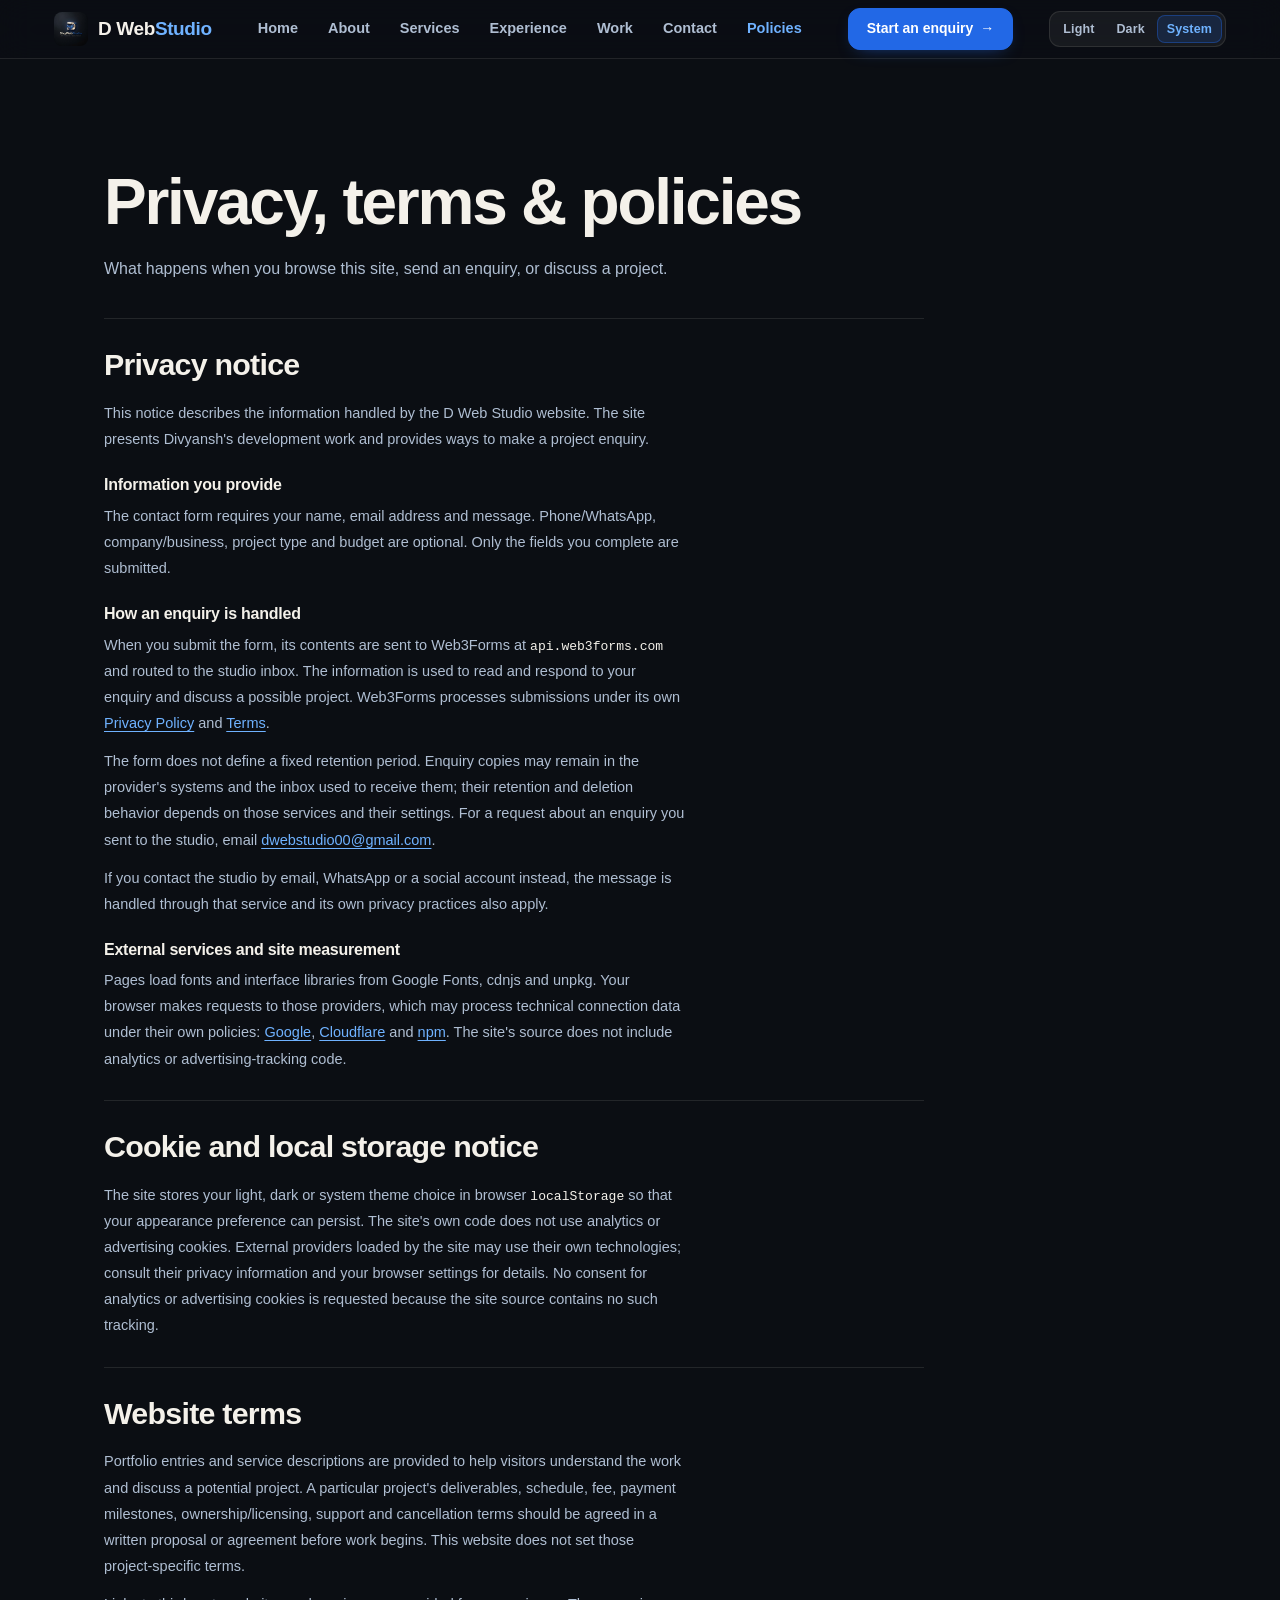
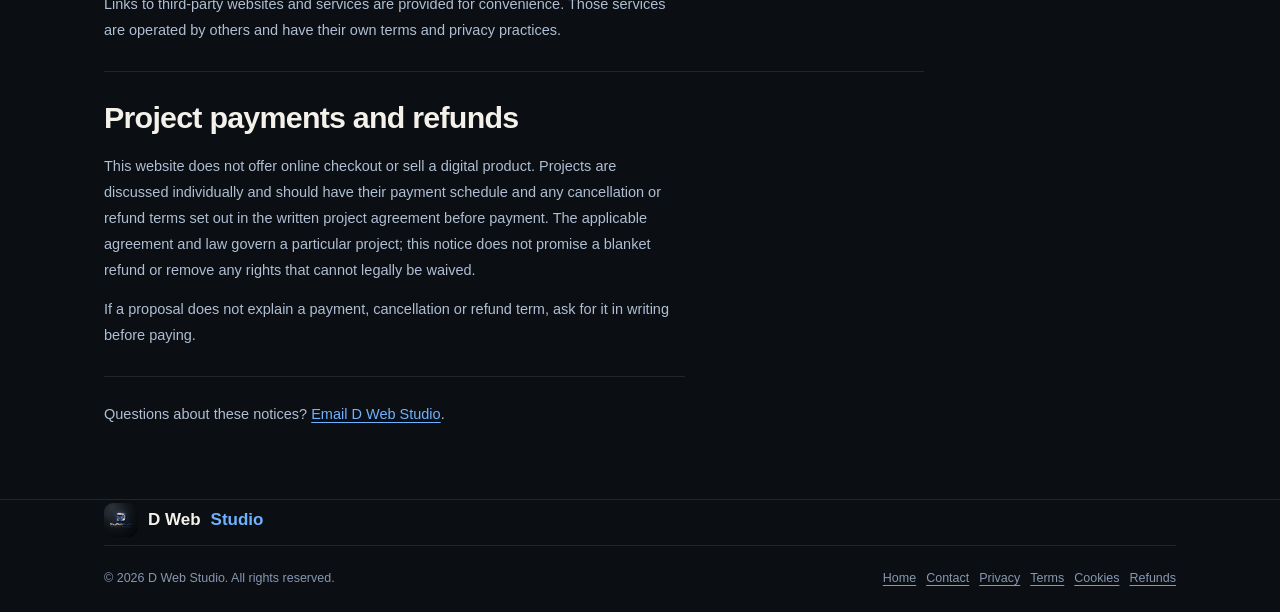
<file: policies.html>
<!DOCTYPE html>
<html lang="en" data-theme-preference="system">
<head>
<meta charset="UTF-8">
<meta name="viewport" content="width=device-width, initial-scale=1.0">
<meta http-equiv="Content-Security-Policy" content="default-src 'self'; script-src 'self'; style-src 'self' 'unsafe-inline' https://fonts.googleapis.com; font-src 'self' https://fonts.gstatic.com; img-src 'self' data:; connect-src 'self';">
<title>Privacy, Terms &amp; Policies — D Web Studio</title>
<meta name="description" content="Read the privacy, cookie, website-use and project payment notices for D Web Studio.">
<meta name="robots" content="index, follow">
<meta name="theme-color" content="#0c1018">
<meta name="color-scheme" content="dark light">
<link rel="canonical" href="https://dwebstudio.com/policies.html">
<script src="js/theme.js"></script>
<link rel="preconnect" href="https://fonts.googleapis.com">
<link rel="preconnect" href="https://fonts.gstatic.com" crossorigin>
<link href="https://fonts.googleapis.com/css2?family=Plus+Jakarta+Sans:wght@400;500;600;700;800&amp;family=JetBrains+Mono:wght@400;500;600&amp;display=swap" rel="stylesheet">
<link rel="icon" href="img/logo.jpg">
<link rel="stylesheet" href="css/style.css">
<link rel="stylesheet" href="css/policies.css">
<noscript><style>.reveal{opacity:1!important;transform:none!important;}</style></noscript>
</head>
<body>
<header>
  <a href="#main-content" class="skip-link">Skip to main content</a>
  <nav class="site-nav" id="siteNav" aria-label="Main navigation">
    <div class="nav-inner">
      <a href="index.html" class="nav-brand"><img src="img/logo.jpg" alt="D Web Studio logo">D Web<span class="studio">Studio</span></a>
      <div class="nav-links">
        <a href="index.html" class="nav-link">Home</a>
        <a href="about.html" class="nav-link">About</a>
        <a href="services.html" class="nav-link">Services</a>
        <a href="experience.html" class="nav-link">Experience</a>
        <a href="work.html" class="nav-link">Work</a>
        <a href="contact.html" class="nav-link">Contact</a>
        <a href="policies.html" class="nav-link active" aria-current="page">Policies</a>
      </div>
      <a href="contact.html" class="nav-cta">Start an enquiry <span class="btn-arrow" aria-hidden="true">→</span></a>
      <div class="theme-switcher" role="group" aria-label="Theme">
        <button type="button" class="theme-option" data-theme-choice="light" aria-pressed="false">Light</button>
        <button type="button" class="theme-option" data-theme-choice="dark" aria-pressed="false">Dark</button>
        <button type="button" class="theme-option" data-theme-choice="system" aria-pressed="true">System</button>
      </div>
      <button class="hamburger" id="hamburger" aria-label="Open menu" aria-expanded="false" aria-controls="mobileDrawer">
        <span></span><span></span><span></span>
      </button>
    </div>
  </nav>
</header>

<div class="mobile-backdrop" id="mobileBackdrop"></div>
<nav class="mobile-drawer" id="mobileDrawer" aria-hidden="true" aria-label="Mobile navigation">
  <div class="mobile-drawer-head">
    <span class="mobile-drawer-title">Menu</span>
    <button class="mobile-drawer-close" id="drawerClose" aria-label="Close menu"></button>
  </div>
  <ul class="mobile-nav-list">
    <li><a href="index.html" class="nav-link">Home</a></li>
    <li><a href="about.html" class="nav-link">About</a></li>
    <li><a href="services.html" class="nav-link">Services</a></li>
    <li><a href="experience.html" class="nav-link">Experience</a></li>
    <li><a href="work.html" class="nav-link">Work</a></li>
    <li><a href="contact.html" class="nav-link">Contact</a></li>
    <li><a href="policies.html" class="nav-link active" aria-current="page">Policies</a></li>
  </ul>
  <div class="mobile-theme">
    <span class="mobile-theme-label" id="mobileThemeLabel">Appearance</span>
    <div class="theme-switcher" role="group" aria-labelledby="mobileThemeLabel">
      <button type="button" class="theme-option" data-theme-choice="light" aria-pressed="false">Light</button>
      <button type="button" class="theme-option" data-theme-choice="dark" aria-pressed="false">Dark</button>
      <button type="button" class="theme-option" data-theme-choice="system" aria-pressed="true">System</button>
    </div>
  </div>
  <a href="contact.html" class="mobile-drawer-cta">Start an enquiry →</a>
</nav>

<main id="main-content" class="policy-main" tabindex="-1">
  <header class="policy-heading">
    <div class="container">
      <h1>Privacy, terms &amp; policies</h1>
      <p>What happens when you browse this site, send an enquiry, or discuss a project.</p>
    </div>
  </header>
  <div class="container">
    <article class="policy-document">
      <section class="policy-section" aria-labelledby="privacy">
        <h2 id="privacy">Privacy notice</h2>
        <p>This notice describes the information handled by the D Web Studio website. The site presents Divyansh's development work and provides ways to make a project enquiry.</p>
        <h3>Information you provide</h3>
        <p>The contact form requires your name, email address and message. Phone/WhatsApp, company/business, project type and budget are optional. Only the fields you complete are submitted.</p>
        <h3>How an enquiry is handled</h3>
        <p>When you submit the form, its contents are sent to Web3Forms at <code>api.web3forms.com</code> and routed to the studio inbox. The information is used to read and respond to your enquiry and discuss a possible project. Web3Forms processes submissions under its own <a href="https://web3forms.com/privacy" rel="noopener noreferrer">Privacy Policy</a> and <a href="https://web3forms.com/terms" rel="noopener noreferrer">Terms</a>.</p>
        <p>The form does not define a fixed retention period. Enquiry copies may remain in the provider's systems and the inbox used to receive them; their retention and deletion behavior depends on those services and their settings. For a request about an enquiry you sent to the studio, email <a href="mailto:dwebstudio00@gmail.com">dwebstudio00@gmail.com</a>.</p>
        <p>If you contact the studio by email, WhatsApp or a social account instead, the message is handled through that service and its own privacy practices also apply.</p>
        <h3>External services and site measurement</h3>
        <p>Pages load fonts and interface libraries from Google Fonts, cdnjs and unpkg. Your browser makes requests to those providers, which may process technical connection data under their own policies: <a href="https://policies.google.com/privacy" rel="noopener noreferrer">Google</a>, <a href="https://www.cloudflare.com/privacypolicy/" rel="noopener noreferrer">Cloudflare</a> and <a href="https://www.npmjs.com/policies/privacy" rel="noopener noreferrer">npm</a>. The site's source does not include analytics or advertising-tracking code.</p>
      </section>

      <section class="policy-section" aria-labelledby="cookies">
        <h2 id="cookies">Cookie and local storage notice</h2>
        <p>The site stores your light, dark or system theme choice in browser <code>localStorage</code> so that your appearance preference can persist. The site's own code does not use analytics or advertising cookies. External providers loaded by the site may use their own technologies; consult their privacy information and your browser settings for details. No consent for analytics or advertising cookies is requested because the site source contains no such tracking.</p>
      </section>

      <section class="policy-section" aria-labelledby="terms">
        <h2 id="terms">Website terms</h2>
        <p>Portfolio entries and service descriptions are provided to help visitors understand the work and discuss a potential project. A particular project's deliverables, schedule, fee, payment milestones, ownership/licensing, support and cancellation terms should be agreed in a written proposal or agreement before work begins. This website does not set those project-specific terms.</p>
        <p>Links to third-party websites and services are provided for convenience. Those services are operated by others and have their own terms and privacy practices.</p>
      </section>

      <section class="policy-section" aria-labelledby="refunds">
        <h2 id="refunds">Project payments and refunds</h2>
        <p>This website does not offer online checkout or sell a digital product. Projects are discussed individually and should have their payment schedule and any cancellation or refund terms set out in the written project agreement before payment. The applicable agreement and law govern a particular project; this notice does not promise a blanket refund or remove any rights that cannot legally be waived.</p>
        <p>If a proposal does not explain a payment, cancellation or refund term, ask for it in writing before paying.</p>
      </section>
      <p class="policy-contact">Questions about these notices? <a href="mailto:dwebstudio00@gmail.com">Email D Web Studio</a>.</p>
    </article>
  </div>
</main>

<footer class="policy-footer">
  <div class="container">
    <a href="index.html" class="footer-brand">
      <img src="img/logo.jpg" alt="D Web Studio logo">
      D Web <span class="studio">Studio</span>
    </a>
    <div class="footer-bottom">
      <p>© <span id="year">2026</span> D Web Studio. All rights reserved.</p>
      <div class="footer-bottom-links">
        <a href="index.html">Home</a>
        <a href="contact.html">Contact</a>
        <a href="#privacy">Privacy</a>
        <a href="#terms">Terms</a>
        <a href="#cookies">Cookies</a>
        <a href="#refunds">Refunds</a>
      </div>
    </div>
  </div>
</footer>
<script src="js/main.js"></script>
</body>
</html>
</file>
<file: css/style.css>
:root {
    --ink: #0B0E13;
    --ink-2: #151B27;
    --ink-3: #1D293B;
    --paper: #F4F1EA;
    --silver: #C3CAD6;
    --muted: #AFBED2;
    --muted-2: #8798B0;
    --nav-link-hover: #A6B5C9;
    --blue: #2268E6;
    --blue-rgb: 34, 104, 230;
    --blue-light: #6FB2FF;
    --blue-deep: #1A57CF;
    --gold: #E3BE78;
    --gold-rgb: 227, 190, 120;
    --live: #4ADE9A;
    --live-rgb: 74, 222, 154;
    --danger: #FF8A8A;
    --danger-rgb: 255, 138, 138;
    --line: rgba(244, 241, 234, 0.10);
    --line-strong: rgba(244, 241, 234, 0.18);
    --wash-1: rgba(244, 241, 234, 0.055);
    --wash-2: rgba(244, 241, 234, 0.10);
    --wash-3: rgba(244, 241, 234, 0.17);
    --on-surface: rgba(244, 241, 234, 0.62);
    --nav-scrim: rgba(11, 14, 19, 0.85);
    --glass: rgba(13, 18, 28, 0.68);
    --glass-border: rgba(147, 197, 253, 0.16);
    --pill-scrim: rgba(10, 13, 18, 0.78);
    --pill-ink: #F4F1EA;
    --pill-line: rgba(244, 241, 234, 0.22);
    --hero-heading: #F2F6FD;
    --wave-cursor-fill: rgba(233, 236, 242, 0.22);
    --cube-face-line: rgba(147, 197, 253, 0.34);
    --cube-face-bg: linear-gradient(135deg, rgba(111, 178, 255, 0.14), rgba(34, 104, 230, 0.06) 55%, rgba(111, 178, 255, 0.04));
    --cube-face-inner: rgba(76, 154, 255, 0.14);
    --cube-orbit-line: rgba(111, 178, 255, 0.12);
    --cube-orbit-accent: rgba(122, 182, 255, 0.62);
    --cube-orbit-2-line: rgba(111, 178, 255, 0.09);
    --cube-orbit-2-accent: rgba(76, 154, 255, 0.42);
    --card-shadow: 0 1px 2px rgba(0, 0, 0, 0.32), 0 10px 26px -18px rgba(0, 0, 0, 0.66);
    --card-shadow-hover: 0 2px 6px rgba(0, 0, 0, 0.38), 0 22px 44px -22px rgba(0, 0, 0, 0.78);
    --grad-brand: linear-gradient(100deg, var(--silver), var(--blue));
    --font: "Plus Jakarta Sans", sans-serif;
    --edge: clamp(20px, 5vw, 64px);
    --radius-sm: 10px;
    --radius-md: 16px;
    --radius-lg: 22px;
    --ease: cubic-bezier(0.16, 1, 0.3, 1);
    color-scheme: dark;
}

:root[data-theme="light"] {
    --ink: #F1F5FB;
    --ink-2: #FFFFFF;
    --ink-3: #E8EFF9;
    --paper: #0E1B31;
    --silver: #51617B;
    --muted: #455875;
    --muted-2: #576A86;
    --nav-link-hover: #394A64;
    --blue: #2563EB;
    --blue-rgb: 37, 99, 235;
    --blue-light: #1D4ED8;
    --blue-deep: #1A57CF;
    --gold: #8A5A0B;
    --gold-rgb: 138, 90, 11;

    --live: #0A7A4B;
    --live-rgb: 10, 122, 75;
    --danger: #B42318;
    --danger-rgb: 180, 35, 24;

    --line: rgba(14, 27, 49, 0.13);
    --line-strong: rgba(14, 27, 49, 0.22);

    /* The darkening half of the wash pair. `--wash-1` on white composites to
       1.04:1, which is a surface; the same 5% of white on white composited to
       1.00:1, which is nothing. */
    --wash-1: rgba(14, 27, 49, 0.05);
    --wash-2: rgba(14, 27, 49, 0.09);
    --wash-3: rgba(14, 27, 49, 0.15);
    --on-surface: rgba(14, 27, 49, 0.66);
    --nav-scrim: rgba(241, 245, 251, 0.86);
    --glass: rgba(255, 255, 255, 0.82);
    --glass-border: rgba(14, 27, 49, 0.12);
    /* The hero h1 is the one place light mode cannot simply use --paper: the
       cool white it holds in dark mode has no meaning on a white page, so the
       token is redeclared as the same ink the rest of the light theme uses. */
    --hero-heading: #0E1B31;
    --wave-cursor-fill: rgba(37, 99, 235, 0.16);
    /* The dark scrim darkens the left half of the hero so the h1 and sub stay
       legible over the cube. Light mode needs the same job done the other way
       round - the copy sits on the left, so the wash has to *lighten* that
       side, not darken it. */

    /* Hero cube, light theme. The alphas go *up* rather than down and the
       accents darken, because the surface behind the cube is now the page
       itself: a 0.12 cyan that glowed on near-black composites to nothing on
       near-white, and the violet ring - 0.42 alpha of #9B84FF over white -
       came out pink. These are chosen to sit a clear step off the page while
       staying in the blue family, so the cube reads as glass on both themes. */
    --cube-face-line: rgba(37, 99, 235, 0.30);
    --cube-face-bg: linear-gradient(135deg, rgba(37, 99, 235, 0.14), rgba(29, 78, 216, 0.08) 55%, rgba(37, 99, 235, 0.05));
    --cube-face-inner: rgba(37, 99, 235, 0.08);
    --cube-orbit-line: rgba(37, 99, 235, 0.16);
    --cube-orbit-accent: rgba(29, 78, 216, 0.60);
    --cube-orbit-2-line: rgba(37, 99, 235, 0.12);
    --cube-orbit-2-accent: rgba(29, 78, 216, 0.50);

    --card-shadow: 0 1px 2px rgba(14, 27, 49, 0.05), 0 10px 26px -18px rgba(14, 27, 49, 0.22);
    --card-shadow-hover: 0 2px 6px rgba(14, 27, 49, 0.07), 0 22px 44px -22px rgba(14, 27, 49, 0.30);

    --grad-brand: linear-gradient(100deg, #1D4ED8, #2563EB);
    /* On dark the accent now runs #4D96FF -> #2E7BE6 - blue at both ends, so
       it never drifts into the near-white h1 (see the dark note above). The old
       light value ran #14213A -> #1D4ED8, and #14213A *is* the light-mode h1
       colour (--paper). Measured against it the gradient started at 1.00:1 -
       identical - so the first half of every gradient span was literally the
       same colour as the words around it, and "digital experiences" read as
       one flat run of navy instead of an accent. Contrast was never the
       problem (14:1 down to 5.9:1); the accent simply had nothing to separate
       it from.

       Starting at --blue instead shifts the whole span to a clear blue hue
       while staying well clear of the 4.5:1 normal-text threshold on the
       least favourable light surface (--ink-3, #E9EFF8): 5.85:1 at the start,
       4.51:1 at the end, against an h1 body colour 2.39:1 away. */

    color-scheme: light;
}

*,
*::before,
*::after {
    box-sizing: border-box;
}

html {
    scroll-behavior: smooth;
    overflow-x: hidden;
    overflow-x: clip;
}

body {
    margin: 0;
    min-height: 100vh;
    background: var(--ink);
    color: var(--paper);
    font-family: var(--font);
    font-size: 16px;
    line-height: 1.65;
    -webkit-font-smoothing: antialiased;
    overflow-x: hidden;
    overflow-x: clip;
    transition: background-color 0.35s ease, color 0.35s ease;
}

/* Smooth, safe cross-fade when the theme (light/dark/system) changes.
   Scoped to color-related properties only, and skipped for anyone who
   has asked the OS for reduced motion. Elements with their own
   transition (buttons, cards, links) keep their own timing. */
*,
*::before,
*::after {
    transition-property: background-color, border-color, color, box-shadow, fill, stroke;
    transition-duration: 0.3s;
    transition-timing-function: ease;
}

@media (prefers-reduced-motion: reduce) {
    *,
    *::before,
    *::after {
        transition-duration: 0.001s !important;
    }
}

.sr-only {
    position: absolute;
    width: 1px;
    height: 1px;
    padding: 0;
    margin: -1px;
    overflow: hidden;
    clip: rect(0, 0, 0, 0);
    white-space: nowrap;
    border: 0;
}

.skip-link {
    position: fixed;
    top: -120px;
    left: 20px;
    z-index: 9999;
    padding: 12px 18px;
    background: var(--blue);
    color: #ffffff;
    font-weight: 700;
    border-radius: var(--radius-sm);
    box-shadow: 0 4px 20px rgba(0, 0, 0, 0.5);
    transition: top 0.2s ease;
}

.skip-link:focus {
    top: 20px;
    outline: 2px solid var(--paper);
    outline-offset: 3px;
}

#main-content:focus {
    outline: none;
}

#main-content:focus-visible {
    outline: 2px solid var(--blue-light);
    outline-offset: -2px;
}

img {
    max-width: 100%;
    display: block;
}

a {
    color: inherit;
    text-decoration: none;
}

ul {
    margin: 0;
    padding: 0;
    list-style: none;
}

button {
    font-family: inherit;
    cursor: pointer;
}

h1,
h2,
h3,
h4 {
    margin: 0;
    font-weight: 800;
    letter-spacing: -0.015em;
    line-height: 1.15;
}

p {
    margin: 0;
}

::selection {
    background: var(--blue);
    color: #fff;
}

:focus-visible {
    outline: 2px solid var(--blue-light);
    outline-offset: 3px;
    border-radius: 4px;
}

::-webkit-scrollbar {
    width: 10px;
}

::-webkit-scrollbar-track {
    background: var(--ink);
}

::-webkit-scrollbar-thumb {
    background: #2C333F;
    border-radius: 10px;
    border: 2px solid var(--ink);
}

.container {
    max-width: 1200px;
    margin: 0 auto;
    padding-left: var(--edge);
    padding-right: var(--edge);
}

section {
    padding: clamp(64px, 9vw, 110px) 0;
}

section[id] {
    scroll-margin-top: 90px;
}

.band {
    background: var(--ink-2);
    border-top: 1px solid var(--line);
    border-bottom: 1px solid var(--line);
}

.eyebrow {
    display: inline-flex;
    align-items: center;
    gap: 8px;
    font-size: 12.5px;
    font-weight: 700;
    letter-spacing: 0.08em;
    text-transform: uppercase;
    color: var(--blue-light);
    margin-bottom: 14px;
}

.eyebrow::before {
    content: "";
    width: 16px;
    height: 2px;
    background: var(--grad-brand);
}

.section-head {
    max-width: 660px;
    margin-bottom: 46px;
}

.section-title {
    font-size: clamp(27px, 3.4vw, 40px);
    margin-bottom: 14px;
}

.section-sub {
    font-size: 15.5px;
    color: var(--muted);
}

.page-hero {
    padding-top: 128px;
    padding-bottom: 24px;
}

.page-hero h1 {
    font-size: clamp(32px, 4.8vw, 58px);
    line-height: 1.08;
    letter-spacing: -0.02em;
    max-width: 780px;
    /* Same fix as `.about-hero h1` in about.css, for the same reason, and these
       two rules are otherwise byte-identical. Every other large heading here
       balances - `#top h1`, `.feature-title` and both feature-row titles.

       Measured across 1440/1024/768/390, this rule was leaving the `.text-grad`
       span of the heading broken across a line boundary on 10 of 15 page/width
       combinations: experience at 1024/768/390, services at 1440/1024/390, work
       at 390, contact at 1440/1024. The gradient is applied to a phrase, and a
       phrase cut in half stops reading as the one highlighted idea. */
    text-wrap: balance;
}

.page-hero .section-sub {
    margin-top: 18px;
    max-width: 560px;
}

/* The generic `section` rule adds 64-110px of top padding, which stacked on
   the hero's own bottom padding left a ~130px dead band between the intro and
   the first content block on contact, work and services. Tighten only that
   hand-off; sections further down the page keep their normal rhythm. */
.page-hero + section {
    padding-top: clamp(24px, 4vw, 48px);
}

.sub-title {
    font-size: clamp(19px, 2.2vw, 24px);
    margin: 64px 0 26px;
}

.text-grad {
    color: var(--blue-light);
}

.btn {
    display: inline-flex;
    align-items: center;
    justify-content: center;
    gap: 9px;
    padding: 14px 26px;
    border-radius: 12px;
    font-weight: 700;
    font-size: 15px;
    border: 1px solid transparent;
    white-space: nowrap;
    transition: transform 0.3s var(--ease), box-shadow 0.3s var(--ease), border-color 0.3s, background 0.3s;
}

.btn-primary {
    background: var(--blue-deep);
    color: #fff;
    box-shadow: var(--card-shadow);
}

.btn-primary:hover {
    transform: translateY(-2px);
    box-shadow: var(--card-shadow-hover);
}

.btn-primary:active {
    transform: translateY(0) scale(0.97);
    box-shadow: var(--card-shadow);
}

.btn-secondary {
    border-color: var(--line-strong);
    background: var(--wash-1);
    color: var(--paper);
}

.btn-secondary:hover {
    border-color: var(--silver);
}

.btn-secondary:active {
    transform: scale(0.97);
}

/* ---------- GitHub CTA ----------
   This is the only button on the page that leaves the site, but it was wearing
   the same `->` arrow as every internal link. That arrow means "onward to
   another page", so on a target="_blank" link it was pointing the wrong way -
   it reads as a nudge further in, not as a jump out to a new tab.

   The GitHub mark does the job the arrow was doing, and says what the link
   actually is. Note the icon only works on index.html: contract.mjs pins
   lucide to exactly index/services/contact, so the matching "Explore GitHub"
   buttons on work.html have to stay text-only. */
.btn-github {
    gap: 10px;
}

.btn-github-mark {
    width: 18px;
    height: 18px;
    flex-shrink: 0;
    transition: transform 0.3s var(--ease), color 0.3s ease;
}

/* 0-3-0, so it settles the tie with `.btn-secondary:hover` (0-2-0) rather than
   relying on this block happening to come first. */
.btn-secondary.btn-github:hover {
    border-color: var(--blue);
}

.btn-secondary.btn-github:hover .btn-github-mark {
    color: var(--blue-light);
    transform: scale(1.14);
}

.btn-arrow {
    transition: transform 0.3s var(--ease);
}

.btn:hover .btn-arrow {
    transform: translateX(3px);
}

/* ---------- Section-closing CTA ----------
   The last button of a section, sitting alone under a block of copy. It shows
   up in index.html (after the About "now" list) and experience.html (after the
   intro paragraphs), and both were carrying a hand-copied
   `style="margin-top:28px"` - two one-off inline styles free to drift apart.

   The lift is new, not a restoration: `.btn-secondary` never had a transform,
   so these two - each the main call to action of its own section - gave no
   positional feedback on hover, only a border tint and the nudging arrow.

   No `.reveal` conflict here: both buttons sit inside a `.reveal` parent but
   do not carry the class themselves, so `.reveal.in` never touches this
   element. Keep it that way - if one is given `reveal` later, it needs the
   `.btn.reveal:hover` treatment the other interactive reveals use. */
.section-cta {
    margin-top: 28px;
}

.section-cta:hover {
    transform: translateY(-2px);
}

/* ---------- Full-width navigation ----------
   The header owns the surface and bottom rule; the content stays aligned to
   the same centered column as the rest of the page. */
.site-nav {
    position: fixed;
    top: 0;
    left: 0;
    width: 100%;
    right: 0;
    z-index: 200;
    border-bottom: 1px solid var(--line);
    background: var(--nav-scrim);
    backdrop-filter: blur(16px) saturate(150%);
    transition: border-color 0.4s var(--ease), background-color 0.4s var(--ease);
}

.site-nav.scrolled {
    border-bottom-color: var(--line-strong);
}

.nav-inner {
    width: 100%;
    max-width: 1200px;
    margin: 0 auto;
    padding: 8px 14px;
    display: flex;
    align-items: center;
    justify-content: space-between;
    gap: 20px;
}

.nav-brand {
    display: flex;
    align-items: center;
    /* NO `gap` here, and this is load-bearing rather than an omission. A flex
       container wraps every contiguous run of child text in an anonymous flex
       item, so "D Web " and <span class="studio">Studio</span> are two
       siblings - and a 10px column-gap was being inserted between the "b" and
       the "S", which is precisely the seam the markup was written to close.
       The icon-to-text distance comes from a margin on the mark instead, so it
       can be set without also spacing the two halves of the word. */
    font-weight: 800;
    font-size: 19px;
    flex-shrink: 0;
    padding: 4px 0;
    min-height: 40px;
    white-space: nowrap;
    /* Tracking, on top of the removed space. -0.02em pulls the "b" and the "S"
       together across the colour change, so "WebStudio" reads as one name that
       happens to be two colours rather than as two words that happen to touch.
       This is the most the face takes before it looks kerned by hand. */
    letter-spacing: -0.02em;
}

.nav-brand img {
    width: 34px;
    height: 34px;
    border-radius: 8px;
    object-fit: contain;
    /* The 10px optical gap between the mark and the word, which is a margin
       rather than a flex gap for the reason given on .nav-brand. */
    margin-right: 10px;
}

.studio {
    color: var(--blue-light);
}

.nav-links {
    display: flex;
    align-items: center;
    /* The track gap is nearly gone and the spacing moved into the links
       instead. It used to be a 28px gap stacked on 8px of padding either side,
       so the labels sat 44px apart and six of them read as a stretched menu.
       10px here plus 10px of padding per link lands at 30px between words -
       tight enough to read as a group, wide enough that each item is still a
       40px-tall target. */
    gap: 10px;
}

.nav-link {
    font-size: 14.5px;
    font-weight: 600;
    color: var(--muted);
    position: relative;
    /* 9px of vertical padding puts the row at 42px, which is the bar's content
       height - the links, the CTA and the switcher all line up on one baseline
       instead of the links dictating the bar's height on their own. */
    padding: 9px 10px;
    display: inline-flex;
    align-items: center;
    min-height: 40px;
    white-space: nowrap;
    transition: color 0.25s;
}

.nav-link::after {
    content: "";
    position: absolute;
    left: 0;
    right: 0;
    bottom: 2px;
    height: 2px;
    border-radius: 2px;
    /* Solid blue rather than `--grad-brand`. The gradient started at --silver,
       which on the active item is the same near-white as its own text, so the
       first third of every underline was invisible and "Home" looked
       half-underlined. */
    background: var(--blue-light);
    /* Scaled, not width-animated: the bar is the full box, so growing a 0-width
       rule and then scaling it would need two properties in step. scaleX off a
       centre origin is one transform and starts from the middle of the word
       whichever side the pointer came from. */
    opacity: 0;
    transform: scaleX(0.4);
    transform-origin: center;
    transition: opacity 0.3s var(--ease), transform 0.3s var(--ease);
}

/* Gated on a real pointing device, same reason as `.theme-option` below: an
   ungated :hover latches on a phone, so the underline stays painted after a
   tap until you touch somewhere else and the link reads as stuck. */
@media (hover: hover) and (pointer: fine) {
    .nav-link:hover {
        color: var(--nav-link-hover);
    }

    /* Hover is a hint, not a state: the rule shows at 45% and sits slightly
       short, so only the current page ever carries a full-strength accent. */
    .nav-link:hover::after {
        opacity: 0.45;
        transform: scaleX(0.86);
    }
}

.nav-link.active,
.nav-link[aria-current="page"] {
    color: var(--blue-light);
}

.nav-link.active::after,
.nav-link[aria-current="page"]::after {
    opacity: 1;
    transform: scaleX(1);
}

.nav-cta {
    /* 42px matches the nav-link row, so the button and the links it sits
       between share one baseline. */
    padding: 0 18px;
    min-height: 42px;
    display: inline-flex;
    align-items: center;
    justify-content: center;
    /* The arrow is a real child element here, but .nav-cta is not a .btn, so it
       never inherited the 9px the button family sets on .btn. Without a gap of
       its own the glyph rendered flush against the word and "Let's Talk->" read
       as one token. */
    gap: 7px;
    /* 12px, not 999px. A pill radius on a 42px-tall button turns it into a
       lozenge; at this radius it stays a rectangle with softened corners,
       which is what the bar around it is doing too. */
    border-radius: 12px;
    /* Filled rather than outlined. The old 1px outline was the same visual
       weight as the plain links beside it, so the one call to action in the bar
       did not read as the primary action - and it inverted on hover, which made
       the bar's loudest element change only on approach. Solid `--blue` with
       #fff on top is 5.6:1 in dark and 5.2:1 in light, so it is the accent
       colour the nav already uses and it holds up in both themes. */
    border: 1px solid var(--blue);
    background: var(--blue);
    font-size: 14px;
    font-weight: 700;
    color: #fff;
    white-space: nowrap;
    cursor: pointer;
    flex-shrink: 0;
    box-shadow: 0 6px 18px -10px rgba(var(--blue-rgb), 0.75);
    transition: background 0.3s, color 0.3s, border-color 0.3s, box-shadow 0.3s, transform 0.3s var(--ease);
}

.nav-cta:hover {
    background: var(--blue-deep);
    color: #fff;
    border-color: var(--blue-deep);
    transform: translateY(-1px);
    box-shadow: 0 12px 26px -12px rgba(var(--blue-rgb), 0.9);
}

.nav-cta:active {
    transform: translateY(0) scale(0.97);
    box-shadow: 0 6px 14px -10px rgba(var(--blue-rgb), 0.8);
}

/* The nudge .btn gives its arrow, scoped to `.btn:hover`, so this copy was left
   frozen. Same 3px, so the two arrow treatments stay identical. */
.nav-cta:hover .btn-arrow {
    transform: translateX(3px);
}

.hamburger {
    display: none;
    width: 44px;
    height: 44px;
    min-width: 44px;
    min-height: 44px;
    /* Same hairline and wash as the segmented control beside it, so at the 900px
       breakpoint - where the links vanish and only the switcher, the CTA and
       this remain - the bar does not sprout a differently-treated control. */
    border: 1px solid var(--line);
    border-radius: 12px;
    background: var(--wash-1);
    position: relative;
    flex-shrink: 0;
    cursor: pointer;
}

.hamburger span {
    position: absolute;
    left: 11px;
    right: 11px;
    height: 1.5px;
    background: var(--paper);
    transition: transform 0.3s var(--ease), opacity 0.3s;
}

.hamburger span:nth-child(1) {
    top: 15px;
}

.hamburger span:nth-child(2) {
    top: 21px;
}

.hamburger span:nth-child(3) {
    top: 27px;
}

.hamburger.active span:nth-child(1) {
    transform: translateY(6px) rotate(45deg);
}

.hamburger.active span:nth-child(2) {
    opacity: 0;
}

.hamburger.active span:nth-child(3) {
    transform: translateY(-6px) rotate(-45deg);
}

.mobile-backdrop {
    position: fixed;
    inset: 0;
    z-index: 210;
    background: rgba(4, 6, 9, 0.7);
    backdrop-filter: blur(4px);
    opacity: 0;
    pointer-events: none;
    transition: opacity 0.35s var(--ease);
}

.mobile-backdrop.open {
    opacity: 1;
    pointer-events: auto;
}

.mobile-drawer {
    position: fixed;
    top: 0;
    right: 0;
    bottom: 0;
    z-index: 220;
    width: min(84vw, 340px);
    max-width: 100vw;
    background: var(--ink-2);
    border-left: 1px solid var(--line);
    padding: 26px;
    display: flex;
    flex-direction: column;
    overflow-y: auto;
    overflow-x: hidden;
    -webkit-overflow-scrolling: touch;
    transform: translateX(105%);
    visibility: hidden;
    transition: transform 0.45s var(--ease), visibility 0s 0.45s;
}

.mobile-drawer:not(.open) {
    display: none;
}

.mobile-drawer.open {
    display: flex;
    transform: translateX(0);
    visibility: visible;
    transition: transform 0.45s var(--ease), visibility 0s 0s;
}

.mobile-drawer-head {
    display: flex;
    align-items: center;
    justify-content: space-between;
    gap: 12px;
    margin-bottom: 30px;
    min-width: 0;
}

.mobile-drawer-title {
    font-size: 13px;
    font-weight: 700;
    letter-spacing: 0.08em;
    text-transform: uppercase;
    color: var(--on-surface);
    white-space: nowrap;
    overflow: hidden;
    text-overflow: ellipsis;
}

.mobile-drawer-close {
    width: 44px;
    height: 44px;
    min-width: 44px;
    min-height: 44px;
    border-radius: 50%;
    border: 1px solid var(--line-strong);
    background: transparent;
    position: relative;
    display: inline-flex;
    align-items: center;
    justify-content: center;
}

.mobile-drawer-close::before,
.mobile-drawer-close::after {
    content: "";
    position: absolute;
    left: 12px;
    right: 12px;
    top: 50%;
    height: 1.5px;
    background: var(--paper);
}

.mobile-drawer-close::before {
    transform: rotate(45deg);
}

.mobile-drawer-close::after {
    transform: rotate(-45deg);
}

.mobile-nav-list a {
    display: block;
    font-size: 22px;
    font-weight: 700;
    padding: 12px 0;
    border-bottom: 1px solid var(--line);
}

.mobile-nav-list a.active,
.mobile-nav-list a[aria-current="page"] {
    color: var(--blue-light);
}

.mobile-drawer-cta {
    margin-top: auto;
    text-align: center;
    padding: 15px;
    border-radius: 12px;
    background: var(--blue);
    color: #fff;
    font-weight: 800;
}

body.menu-open {
    overflow: hidden;
}

.hero {
    position: relative;
    padding-top: 115px;
    padding-bottom: 90px;
    overflow: clip;
    overflow-clip-margin: 0;
}

.hero-grid {
    display: grid;
    grid-template-columns: 1.05fr 0.95fr;
    gap: 60px;
    align-items: center;
    position: relative;
    z-index: 2;
}

.hero h1 {
    font-size: clamp(34px, 5vw, 64px);
    line-height: 1.05;
    letter-spacing: -0.02em;
}

.hero-sub {
    margin-top: 20px;
    max-width: 520px;
    font-size: 16px;
    color: var(--muted);
    line-height: 1.7;
}

.hero-btns {
    display: flex;
    gap: 14px;
    flex-wrap: wrap;
    margin-top: 30px;
}

.hero-visual {
    position: relative;
}

.hero-visual-slot {
    position: relative;
}

.hero .container {
    position: relative;
    z-index: 2;
}

#top.hero {
    background: var(--ink);
}

.cube-scene {
    --s: clamp(190px, 23vw, 250px);
    --c: calc(var(--s) * 0.42);
    position: relative;
    width: 100%;
    max-width: 500px;
    aspect-ratio: 1 / 1.02;
    margin: 0 auto;
    perspective: 1150px;
    pointer-events: none;
}

.cube-ambient {
    position: absolute;
    inset: -14%;
    background:
        radial-gradient(42% 40% at 52% 44%, rgba(47, 126, 242, 0.16), transparent 70%),
        radial-gradient(30% 30% at 64% 34%, rgba(59, 130, 246, 0.10), transparent 72%);
    animation: ambientBreathe 10s ease-in-out infinite;
}

.cube-glow {
    position: absolute;
    left: 50%;
    top: 45%;
    width: 62%;
    aspect-ratio: 1;
    transform: translate(-50%, -50%);
    background: radial-gradient(circle, rgba(76, 154, 255, 0.32), rgba(59, 130, 246, 0.13) 48%, transparent 72%);
    animation: glowPulse 5.5s ease-in-out infinite;
}

.cube-stage {
    position: absolute;
    inset: 0;
    transform-style: preserve-3d;
    animation: heroFloat 9s ease-in-out infinite;
}

.cube-orbit-wrap {
    position: absolute;
    left: 50%;
    top: 47%;
    transform: translate(-50%, -50%);
    transform-style: preserve-3d;
}

.cube-orbit-wrap-a {
    width: 128%;
    height: 128%;
}

.cube-orbit-wrap-b {
    width: 96%;
    height: 96%;
}

.cube-orbit {
    position: absolute;
    inset: 0;
    border-radius: 50%;
    border: 1px solid var(--cube-orbit-line);
    border-top-color: var(--cube-orbit-accent);
    transform: rotateX(74deg);
    animation: orbitA 16s linear infinite;
}

.cube-orbit-wrap-b .cube-orbit {
    border-color: var(--cube-orbit-2-line);
    border-top-color: var(--cube-orbit-2-accent);
    transform: rotateX(70deg);
    animation: orbitB 23s linear infinite;
}

.cube3d {
    --h: calc(var(--s) / 2);
    position: absolute;
    left: 50%;
    top: 47%;
    width: var(--s);
    height: var(--s);
    margin-left: calc(var(--s) / -2);
    margin-top: calc(var(--s) / -2);
    transform-style: preserve-3d;
    animation: cubeSpin 28s linear infinite;
}

.cube-face {
    position: absolute;
    inset: 0;
    border-radius: 7px;
    border: 1px solid var(--cube-face-line);
    background: var(--cube-face-bg);
    box-shadow: inset 0 0 44px var(--cube-face-inner);
}

.cube-face-front {
    transform: translateZ(var(--h));
}

.cube-face-back {
    transform: rotateY(180deg) translateZ(var(--h));
}

.cube-face-right {
    transform: rotateY(90deg) translateZ(var(--h));
}

.cube-face-left {
    transform: rotateY(-90deg) translateZ(var(--h));
}

.cube-face-top {
    transform: rotateX(90deg) translateZ(var(--h));
}

.cube-face-bottom {
    transform: rotateX(-90deg) translateZ(var(--h));
}

.cube-core {
    --ch: calc(var(--c) / 2);
    position: absolute;
    left: 50%;
    top: 50%;
    width: var(--c);
    height: var(--c);
    margin-left: calc(var(--c) / -2);
    margin-top: calc(var(--c) / -2);
    transform-style: preserve-3d;
    animation: coreSpin 21s linear infinite;
}

.core-face {
    position: absolute;
    inset: 0;
    border-radius: 12%;
    border: 1px solid rgba(173, 206, 255, 0.5);
    background: linear-gradient(140deg, rgba(93, 158, 255, 0.92), rgba(37, 99, 235, 0.88) 52%, rgba(29, 78, 216, 0.9));
    box-shadow: 0 0 22px rgba(76, 154, 255, 0.5);
}

.core-face-1 {
    transform: translateZ(var(--ch));
}

.core-face-2 {
    transform: rotateY(180deg) translateZ(var(--ch));
}

.core-face-3 {
    transform: rotateY(90deg) translateZ(var(--ch));
}

.core-face-4 {
    transform: rotateY(-90deg) translateZ(var(--ch));
}

.core-face-5 {
    transform: rotateX(90deg) translateZ(var(--ch));
}

.core-face-6 {
    transform: rotateX(-90deg) translateZ(var(--ch));
}

.cube-floor {
    position: absolute;
    left: 50%;
    bottom: 1%;
    width: 74%;
    height: 12%;
    transform: translateX(-50%);
    border-radius: 50%;
    background: radial-gradient(50% 50% at 50% 50%, rgba(76, 154, 255, 0.4), rgba(76, 154, 255, 0.10) 58%, transparent 78%);
    animation: floorPulse 6.5s ease-in-out infinite;
}

.hero-ui-card {
    position: absolute;
    z-index: 3;
    display: flex;
    flex-direction: column;
    gap: 9px;
    padding: 15px 17px;
    border-radius: 14px;
    border: 1px solid var(--glass-border);
    background: var(--glass);
    backdrop-filter: blur(12px);
    -webkit-backdrop-filter: blur(12px);
    box-shadow: 0 24px 60px -26px rgba(0, 0, 0, 0.85);
}

.ui-card-stack {
    top: 4%;
    right: -2%;
    animation: cardFloatA 7s ease-in-out infinite;
}

.ui-stack-icon {
    width: 20px;
    height: 20px;
    color: var(--blue-light);
}

.ui-stack-list {
    display: flex;
    flex-direction: column;
    gap: 8px;
}

.ui-stack-list li {
    display: flex;
    align-items: center;
    gap: 9px;
    font-family: "JetBrains Mono", monospace;
    font-size: 12px;
    font-weight: 600;
    letter-spacing: 0.14em;
    color: var(--on-surface);
}

.ui-dot {
    width: 7px;
    height: 7px;
    border-radius: 50%;
    flex-shrink: 0;
}

.ui-dot-blue {
    background: #4C9AFF;
}

.ui-dot-green {
    background: var(--live);
}

.ui-card-code {
    bottom: 20%;
    left: -5%;
    gap: 2px;
    animation: cardFloatB 8.5s ease-in-out infinite;
}

.ui-card-code code {
    display: block;
    font-family: "JetBrains Mono", monospace;
    font-size: 12px;
    line-height: 1.7;
    color: var(--on-surface);
    white-space: nowrap;
}

.tk {
    color: var(--blue-light);
}

.fn {
    color: #6FB2FF;
}

.ind {
    padding-left: 14px;
}

#top h1 {
    font-size: clamp(34px, 4.8vw, 58px);
    line-height: 1.06;
    letter-spacing: -0.022em;
    text-wrap: balance;
    color: var(--hero-heading);
    max-width: 640px;
    margin-top: 0;
}

#top .hero-accent {
    color: var(--blue-light);
}

#top .hero-sub {
    margin-top: 22px;
    max-width: 530px;
    font-size: 16.5px;
    line-height: 1.75;
    color: var(--muted);
}

#top .hero-btns {
    gap: 15px;
    margin-top: 34px;
}

#top .btn-primary {
    background: linear-gradient(120deg, #1E63DB, #1854C9 60%, #144AAE);
    box-shadow: var(--card-shadow);
}

#top .btn-primary:hover {
    box-shadow: var(--card-shadow-hover);
}

#top .btn-primary .btn-arrow {
    width: 17px;
    height: 17px;
}

#top .btn-secondary {
    background: var(--wash-1);
    backdrop-filter: blur(10px);
    -webkit-backdrop-filter: blur(10px);
}

#top .btn-secondary:hover {
    border-color: var(--line-strong);
}

@keyframes heroFloat {
    0%, 100% {
        transform: translateY(-9px);
    }
    50% {
        transform: translateY(10px);
    }
}

@keyframes cubeSpin {
    from {
        transform: rotateX(-18deg) rotateY(0deg);
    }
    to {
        transform: rotateX(-18deg) rotateY(360deg);
    }
}

@keyframes coreSpin {
    from {
        transform: rotateX(12deg) rotateY(360deg);
    }
    to {
        transform: rotateX(12deg) rotateY(0deg);
    }
}

@keyframes orbitA {
    from {
        transform: rotateX(74deg) rotateZ(0deg);
    }
    to {
        transform: rotateX(74deg) rotateZ(360deg);
    }
}

@keyframes orbitB {
    from {
        transform: rotateX(70deg) rotateZ(360deg);
    }
    to {
        transform: rotateX(70deg) rotateZ(0deg);
    }
}

@keyframes ambientBreathe {
    0%, 100% {
        opacity: 0.75;
    }
    50% {
        opacity: 1;
    }
}

@keyframes glowPulse {
    0%, 100% {
        opacity: 0.7;
        transform: translate(-50%, -50%) scale(0.94);
    }
    50% {
        opacity: 1;
        transform: translate(-50%, -50%) scale(1.06);
    }
}

@keyframes floorPulse {
    0%, 100% {
        opacity: 0.6;
    }
    50% {
        opacity: 1;
    }
}

@keyframes cardFloatA {
    0%, 100% {
        transform: translateY(-6px);
    }
    50% {
        transform: translateY(7px);
    }
}

@keyframes cardFloatB {
    0%, 100% {
        transform: translateY(6px) rotate(-0.4deg);
    }
    50% {
        transform: translateY(-7px) rotate(0.4deg);
    }
}

/* The availability dot's ring. `var()` inside a keyframe resolves against the
   element, so this follows --live-rgb and therefore recolours with the theme
   instead of staying dark-theme green on the light-mode pill. */
@keyframes pulse {
    0% {
        box-shadow: 0 0 0 0 rgba(var(--live-rgb), 0.55);
    }

    70% {
        box-shadow: 0 0 0 8px rgba(var(--live-rgb), 0);
    }

    100% {
        box-shadow: 0 0 0 0 rgba(var(--live-rgb), 0);
    }
}

.service-grid {
    display: grid;
    grid-template-columns: repeat(2, 1fr);
    gap: 24px;
}

.service-card {
    display: flex;
    flex-direction: column;
    border: 1px solid var(--line);
    border-radius: var(--radius-md);
    overflow: hidden;
    background: var(--ink-2);
    transition: transform 0.4s var(--ease), border-color 0.4s;
}

.service-card:hover {
    transform: translateY(-5px);
    border-color: var(--line-strong);
}

/* Same reason as the two bands above - a raised panel needs a real surface, and
   `--ink-3` is the one inset colour that stays *darker* than the card in light
   mode instead of vanishing into it.

   The cap is the fix, not decoration. At 16:9 a 522px-wide panel stood 294px
   tall around a 38px glyph, so the icon filled under 1% of its own area and
   read as a stray mark rather than a deliberate one. Measured after the change
   the band is 158px at 1440/1080/900/640/375 and 156px at 320 - one band at
   every breakpoint this grid uses - and the glyph is sized to carry it. */
.icon-panel {
    width: 100%;
    aspect-ratio: 16 / 9;
    max-height: 158px;
    display: flex;
    align-items: center;
    justify-content: center;
    border-bottom: 1px solid var(--line);
    background:
        radial-gradient(60% 80% at 50% 20%, rgba(var(--blue-rgb), 0.12), transparent 70%),
        var(--ink-3);
}

.icon-panel svg {
    width: 46px;
    height: 46px;
    color: var(--blue-light);
    opacity: 0.95;
}

.service-image-panel {
    position: relative;
    display: block;
    overflow: hidden;
    background: var(--ink-3);
}

.service-image-panel img {
    display: block;
    width: 100%;
    height: 100%;
    object-fit: cover;
    object-position: center 54%;
}

.icon-chip {
    display: inline-flex;
    align-items: center;
    justify-content: center;
    width: 44px;
    height: 44px;
    border-radius: var(--radius-sm);
    border: 1px solid var(--line-strong);
    background: var(--ink-3);
    margin-bottom: 16px;
    flex-shrink: 0;
}

.icon-chip svg {
    width: 21px;
    height: 21px;
    color: var(--blue-light);
}

.service-body {
    padding: 22px 24px 26px;
    display: flex;
    flex-direction: column;
    gap: 10px;
    flex: 1;
}

.service-body h3 {
    font-size: 19px;
}

.service-body p {
    font-size: 14.5px;
    color: var(--muted);
    flex: 1;
}

.service-link {
    display: inline-flex;
    align-items: center;
    gap: 7px;
    font-size: 14px;
    font-weight: 700;
    color: var(--blue-light);
}

.benefit-list {
    display: grid;
    grid-template-columns: repeat(2, 1fr);
    gap: 14px 28px;
    max-width: 820px;
}

.benefit-list li {
    display: flex;
    align-items: flex-start;
    gap: 10px;
    font-size: 15px;
    color: var(--muted);
}

.benefit-list li::before {
    content: "✓";
    color: var(--blue-light);
    font-weight: 700;
}

.why-grid {
    display: grid;
    grid-template-columns: repeat(4, 1fr);
    gap: 22px;
}

/* The why-card, price-card and focus-panel all sit directly on the page, so
   they take `--ink-2` (the card colour) rather than `--ink-3`. In dark mode the
   step up reads as a lift; in light mode it is the difference between a panel
   and a hole in the page. */
.why-card {
    padding: 24px 22px;
    border: 1px solid var(--line);
    border-radius: var(--radius-md);
    background: var(--ink-2);
}

.why-card h3 {
    font-size: 15.5px;
    margin-bottom: 8px;
}

.why-card p {
    font-size: 13.5px;
    color: var(--muted);
}

.steps-grid {
    display: grid;
    grid-template-columns: repeat(4, 1fr);
    gap: 22px;
}

.step-card {
    padding: 24px 22px;
    border: 1px solid var(--line);
    border-radius: var(--radius-md);
    background: var(--ink-2);
}

.step-num {
    display: block;
    font-size: 13px;
    font-weight: 700;
    letter-spacing: 0.08em;
    color: var(--blue-light);
    margin-bottom: 16px;
}

.step-card img {
    height: 60px;
    width: auto;
    object-fit: contain;
    margin-bottom: 16px;
}

.step-card h3 {
    font-size: 15.5px;
    margin-bottom: 8px;
}

.step-card p {
    font-size: 13.5px;
    color: var(--muted);
}

.process-note {
    margin-top: 34px;
    font-size: 15px;
    color: var(--silver);
}

.pricing-grid {
    display: grid;
    grid-template-columns: repeat(3, 1fr);
    gap: 24px;
    align-items: start;
}

.price-card {
    position: relative;
    display: flex;
    flex-direction: column;
    gap: 12px;
    padding: 30px 28px;
    border: 1px solid var(--line-strong);
    border-radius: var(--radius-md);
    background: var(--ink-2);
}

.price-card.featured {
    border-color: rgba(var(--blue-rgb), 0.55);
    box-shadow: 0 30px 60px -40px rgba(var(--blue-rgb), 0.9);
}

.price-badge {
    position: absolute;
    top: -12px;
    left: 28px;
    padding: 5px 12px;
    border-radius: 999px;
    background: var(--blue);
    color: #fff;
    font-size: 12px;
    font-weight: 700;
    letter-spacing: 0.04em;
    text-transform: uppercase;
}

/* Both of these are small tiles that sit *on* a card, so they take the inset
   colour. On the light theme `--ink-2` would be the same white as the card they
   sit on and the tile disappeared; `--ink-3` is the one value that stays
   distinct in both themes. */
.price-icon {
    display: inline-flex;
    align-items: center;
    justify-content: center;
    width: 46px;
    height: 46px;
    border-radius: var(--radius-sm);
    border: 1px solid var(--line-strong);
    background: var(--ink-3);
}

.price-icon svg {
    width: 22px;
    height: 22px;
    color: var(--blue-light);
}

.price-card h3 {
    font-size: 20px;
}

.price-desc {
    font-size: 14px;
    color: var(--muted);
}

.price-list {
    display: flex;
    flex-direction: column;
    gap: 9px;
    margin: 6px 0 10px;
}

.price-list li {
    display: flex;
    align-items: flex-start;
    gap: 9px;
    font-size: 14px;
    color: var(--muted);
}

.price-list li::before {
    content: "✓";
    color: var(--blue-light);
    font-weight: 700;
}

.price-card .btn {
    margin-top: auto;
}

.pricing-note {
    margin-top: 34px;
    font-size: 14.5px;
    color: var(--muted);
}

.project-card {
    display: flex;
    flex-direction: column;
    border: 1px solid var(--line);
    border-radius: var(--radius-md);
    overflow: hidden;
    background: var(--ink-2);
    transition: transform 0.4s var(--ease), border-color 0.4s;
}

.project-card:hover {
    transform: translateY(-5px);
    border-color: var(--line-strong);
}

.project-thumb {
    position: relative;
}

.project-thumb img {
    width: 100%;
    height: auto;
    aspect-ratio: 16 / 10;
    object-fit: cover;
    object-position: top;
    border-bottom: 1px solid var(--line);
    background: var(--ink);
}

.project-thumb img[src*="ChikaImage"] {
    object-position: center 35%;
}

/* Column flex + flex:1 so `.tech-row` can take `margin-top: auto`. The grid
   stretches every card in a row to the tallest one, but flex children default
   to flex-grow:0 - so without this the spare height pooled at the bottom of
   the short cards and the tech rows sat at nine different heights. */
.project-body {
    display: flex;
    flex-direction: column;
    flex: 1;
    padding: 20px 22px 24px;
}

/* `gap` rather than `justify-content: space-between`: the h3 is a content-sized
   flex item inside .project-title-row, so the free space is zero today and the
   arrow lands next to the title by accident. The moment that h3 is ever given
   flex-grow, space-between would fling the arrow to the far corner. */
.project-body h3 {
    display: flex;
    align-items: center;
    gap: 8px;
    font-size: 17px;
    margin-bottom: 8px;
}

.project-body .arrow {
    font-size: 14px;
    color: var(--muted-2);
    transition: transform 0.3s var(--ease), color 0.3s;
}

.project-card:hover .arrow {
    transform: translate(3px, -3px);
    color: var(--blue-light);
}

.project-card:focus-visible {
    outline: 2px solid var(--blue-light);
    outline-offset: 3px;
}

.project-title-row {
    display: flex;
    justify-content: space-between;
    align-items: center;
    gap: 12px;
    /* At two columns the wider status chips ("Concept . In Progress") can run
       out of room; wrapping drops the chip below the title instead of crushing
       it to nothing. */
    flex-wrap: wrap;
}

.project-body p {
    font-size: 13.5px;
    color: var(--muted);
}

.about-grid {
    display: grid;
    grid-template-columns: 1.15fr 0.85fr;
    gap: 60px;
    align-items: start;
}

.about-text p {
    font-size: 15px;
    color: var(--muted);
    margin-bottom: 16px;
}

.about-text strong {
    color: var(--paper);
}

.stack-grid {
    display: flex;
    flex-wrap: wrap;
    gap: 10px;
}

/* The chip sits on the page in the homepage "Tech I Use" grid and inside the
   focus panel on experience.html, so it takes the inset colour: on the light
   page `--ink-2` is white-on-white and the chip lost its shape entirely. */
.stack-chip {
    padding: 9px 15px;
    border-radius: var(--radius-sm);
    border: 1px solid var(--line-strong);
    background: var(--ink-2);
    font-size: 13px;
    font-weight: 600;
    color: var(--muted);
}

/* `--ink-2` gives the callout a quiet, consistent surface in both themes. */
.github-band {
    border-radius: var(--radius-lg);
    border: 1px solid var(--line-strong);
    background: var(--ink-2);
    box-shadow: var(--card-shadow);
    margin-top: 40px;
    padding: clamp(32px, 4.5vw, 48px);
    text-align: center;
}

.github-band h3 {
    font-size: clamp(20px, 2.4vw, 26px);
    margin: 10px 0 8px;
}

.github-band p {
    max-width: 560px;
    margin: 0 auto 22px;
}

/* The ripple and square-wave details stay inside a solid, quiet surface. */
.contact-band {
    position: relative;
    overflow: hidden;
    isolation: isolate;
    border-radius: var(--radius-lg);
    border: 1px solid var(--line-strong);
    background: var(--ink-2);
    box-shadow: var(--card-shadow);
    padding: clamp(38px, 6vw, 64px);
    text-align: center;
}

.contact-ripples {
    position: absolute;
    inset: 0;
    width: 100%;
    height: 100%;
    display: block;
    z-index: 0;
    pointer-events: none;
    opacity: 0.9;
}

.contact-band > *:not(.contact-ripples):not(.square-wave) {
    position: relative;
    z-index: 1;
}

.square-wave {
    position: absolute;
    inset: 0;
    z-index: 0;
    overflow: hidden;
    pointer-events: none;
    opacity: 0.6;
}

.wave-grid {
    position: absolute;
    top: 50%;
    left: 50%;
    display: flex;
    flex-wrap: wrap;
    align-items: center;
    align-content: center;
    justify-content: center;
    transform: translate(-50%, -50%);
}

.wave-shape {
    flex: 0 0 auto;
    border-radius: 18%;
    background: rgba(var(--blue-rgb), 0.3);
    will-change: transform;
}

/* The travelling highlight behind the square wave. It reads over the band in
   both themes: dark mode wants a pale wash, light mode wants a blue one - a
   near-white block on a near-white band is invisible, so the token swaps the
   hue as well as the value. */
.wave-cursor {
    position: absolute;
    top: 0;
    left: 0;
    border-radius: 18%;
    background: var(--wave-cursor-fill);
    will-change: transform;
}

@media (prefers-reduced-motion: reduce) {
    .contact-ripples,
    .square-wave {
        display: none;
    }
}

.contact-band h2 {
    font-size: clamp(26px, 3.6vw, 38px);
    margin-bottom: 14px;
}

.contact-band p {
    max-width: 480px;
    margin: 0 auto 30px;
    font-size: 15px;
    color: var(--muted);
}

.contact-btns {
    display: flex;
    gap: 14px;
    justify-content: center;
    flex-wrap: wrap;
}

.contact-grid {
    display: grid;
    grid-template-columns: repeat(5, minmax(0, 1fr));
    gap: 20px;
    margin-top: 40px;
}

.contact-tile {
    display: flex;
    flex-direction: column;
    align-items: center;
    gap: 6px;
    padding: 26px 18px;
    border: 1px solid var(--line);
    border-radius: var(--radius-md);
    background: var(--ink-2);
    text-align: center;
    transition: border-color 0.3s, transform 0.3s var(--ease);
}

a.contact-tile:hover {
    border-color: var(--line-strong);
    transform: translateY(-4px);
}

.tile-icon {
    display: inline-flex;
    align-items: center;
    justify-content: center;
    width: 40px;
    height: 40px;
    border-radius: 10px;
    border: 1px solid var(--line-strong);
    background: var(--ink-3);
    margin-bottom: 6px;
}

.tile-icon svg {
    width: 19px;
    height: 19px;
    color: var(--blue-light);
}

.contact-tile strong {
    font-size: 14.5px;
}

.contact-tile span {
    font-size: 13px;
    color: var(--muted);
}

footer {
    border-top: 1px solid var(--line);
    padding: 70px 0 25px;
}

.footer-row {
    display: grid;
    grid-template-columns: 2fr 1fr 1fr 1.2fr;
    gap: 50px;
    align-items: start;
}

.footer-brand-wrap {
    max-width: 320px;
}

.footer-brand {
    display: inline-flex;
    align-items: center;
    gap: 10px;
    font-weight: 800;
    font-size: 17px;
    min-height: 40px;
}

.footer-brand img {
    width: 34px;
    height: 34px;
    border-radius: 9px;
    object-fit: contain;
}

.footer-brand-wrap p {
    margin-top: 18px;
    font-size: 13.5px;
    color: var(--muted);
}

.footer-column {
    display: flex;
    flex-direction: column;
    gap: 12px;
}

.footer-column h3 {
    margin-bottom: 6px;
    font-size: 13.5px;
    letter-spacing: 0.06em;
    text-transform: uppercase;
    color: var(--silver);
}

.footer-column a {
    font-size: 14px;
    color: var(--on-surface);
    transition: color 0.2s, transform 0.2s;
    min-height: 40px;
    display: inline-flex;
    align-items: center;
    padding: 4px 0;
}

.footer-column a:hover {
    color: var(--paper);
    transform: translateX(3px);
}

.footer-bottom {
    display: flex;
    justify-content: space-between;
    align-items: center;
    gap: 20px;
    margin-top: 55px;
    padding-top: 22px;
    border-top: 1px solid var(--line);
}

.footer-bottom p,
.footer-bottom-links {
    font-size: 12.5px;
    color: var(--muted-2);
}

.footer-bottom-links {
    display: flex;
    align-items: center;
    gap: 10px;
}

.footer-bottom-links a {
    color: inherit;
    text-decoration: underline;
    text-underline-offset: 0.2em;
}

.footer-bottom-links a:hover {
    color: var(--paper);
}

/* ---------- Footer: CTA panel, brand status, social row ----------
   Added after the base footer rules above rather than replacing them, so the
   three existing `.footer-*` classes keep doing the job they were written for
   and only the new furniture is declared here.

   Every rule is scoped to a new `.footer-cta*` / `.footer-social*` / `.status-*`
   name. `.footer-row`, `.footer-column` and `.footer-bottom` are untouched, and
   the same footer markup ships on all seven pages, so a change to any of those
   three would have moved every footer on the site at once. */

.footer-cta {
    display: grid;
    grid-template-columns: 1fr auto;
    align-items: center;
    gap: 34px;
    padding: 40px 44px;
    margin-bottom: 54px;
    border: 1px solid var(--line);
    border-radius: var(--radius-lg);
    background: linear-gradient(120deg, rgba(var(--blue-rgb), 0.10), rgba(var(--blue-rgb), 0.02) 46%, transparent 78%), var(--wash-1);
    box-shadow: var(--card-shadow);
    transition: border-color 0.35s var(--ease), transform 0.35s var(--ease);
}

.footer-cta:hover {
    border-color: var(--line-strong);
    transform: translateY(-2px);
}

.footer-cta-eyebrow {
    margin-bottom: 12px;
}

.footer-cta-title {
    font-size: clamp(24px, 3.4vw, 34px);
    line-height: 1.14;
    letter-spacing: -0.02em;
    max-width: 22ch;
}

.footer-cta-text {
    margin-top: 12px;
    font-size: 14.5px;
    color: var(--muted);
    max-width: 52ch;
}

/* The one action in the footer. It is a real link to the real Contact page, so
   it gets the shared `.btn` treatment and inherits the global focus ring. */
.footer-cta .btn {
    white-space: nowrap;
}

@media (hover: hover) and (pointer: fine) {
    .footer-cta:hover .btn-primary {
        transform: translateY(-2px);
    }
}

/* ---------- Availability chip ----------
   Deliberately a <span>, not a link. It states a fact, so it has no href and no
   hover affordance - a chip that looks clickable but goes nowhere is exactly the
   kind of dead control this footer is meant not to have. */
.footer-status {
    display: inline-flex;
    align-items: center;
    gap: 9px;
    margin-top: 20px;
    padding: 7px 14px;
    border: 1px solid rgba(var(--live-rgb), 0.34);
    border-radius: 999px;
    background: rgba(var(--live-rgb), 0.08);
    font-size: 12.5px;
    font-weight: 600;
    color: var(--live);
}

.footer-status-dot {
    width: 7px;
    height: 7px;
    border-radius: 50%;
    background: var(--live);
}

/* ---------- Five social buttons ----------
   Compact squares: 42px, 11px radius (a rounded square, not a pill - the brief
   asked not to overuse pill shapes, and five 42px circles read as a row of
   lozenges). Every one is a real link with a real href, and each carries an
   `.sr-only` label so the icon is never the only thing naming the control. */
.footer-social {
    display: flex;
    flex-wrap: wrap;
    gap: 10px;
    margin-top: 22px;
}

.footer-social a {
    display: inline-flex;
    align-items: center;
    justify-content: center;
    width: 42px;
    height: 42px;
    border: 1px solid var(--line);
    border-radius: 11px;
    background: var(--wash-1);
    color: var(--on-surface);
    transition: transform 0.25s var(--ease), border-color 0.25s var(--ease),
        background-color 0.25s var(--ease), color 0.25s var(--ease),
        box-shadow 0.25s var(--ease);
}

.footer-social a svg {
    width: 19px;
    height: 19px;
}

@media (hover: hover) and (pointer: fine) {
    .footer-social a:hover {
        transform: translateY(-3px);
        border-color: rgba(var(--blue-rgb), 0.55);
        background: rgba(var(--blue-rgb), 0.12);
        color: var(--blue-light);
        box-shadow: var(--card-shadow-hover);
    }
}

.footer-social a:active {
    transform: translateY(-1px) scale(0.96);
}

.reveal {
    opacity: 0;
    transform: translateY(14px);
    transition: opacity 0.45s var(--ease), transform 0.45s var(--ease);
}

.hero .reveal {
    opacity: 1;
    transform: none;
}

.reveal.in {
    opacity: 1;
    transform: translateY(0);
}

/* ---------- Reveal vs. interactive states ----------
   `.reveal.in` is (0,2,0). So is every interactive rule it was quietly
   cancelling: `.project-card:hover`, `.service-card:hover`,
   `a.contact-tile:hover`, `.btn-primary:hover`, `.btn-primary:active`,
   `.btn-secondary:active` - all one class plus one pseudo-class.

   Specificity ties are decided by source order, and `.reveal.in` is declared
   at line 1903, *after* all of them. So the instant a card scrolled into view
   and gained `.in`, the reveal's `transform: translateY(0)` started beating
   the hover lift for good. Counted across the markup that is 18 project cards,
   4 service cards and 4 contact tiles - 26 elements whose hover had never once
   fired. Nothing about them looked broken; they just never moved.

   Each fix below re-declares the state with `.reveal` folded in, taking it to
   (0,3,0), which outranks the reveal outright.

   `transition` is set on the *base* state, not on `:hover`. Put on `:hover`
   alone, the element would drop back to the reveal's 0.7s timing the moment
   the pointer left - lift fast, then sink back over 0.7s. Setting it on the
   base state gives both directions the same 0.3s. */

/* `.btn-secondary` has no `:hover` transform of its own, so only its active
   state needed rescuing here; the lift is deliberately not added to it. */
.btn-primary.reveal:hover {
    transform: translateY(-2px);
    box-shadow: var(--card-shadow-hover);
}

.btn-primary.reveal:active {
    transform: translateY(0) scale(0.97);
}

.btn-secondary.reveal:active {
    transform: scale(0.97);
}

.project-card.reveal,
.project-card.reveal:hover {
    transition: transform 0.3s var(--ease), border-color 0.3s ease,
                box-shadow 0.3s ease;
}

.project-card.reveal:hover {
    transform: translateY(-5px);
}

.service-card.reveal,
.service-card.reveal:hover {
    transition: transform 0.3s var(--ease), border-color 0.3s ease;
}

.service-card.reveal:hover {
    transform: translateY(-5px);
}

a.contact-tile.reveal,
a.contact-tile.reveal:hover {
    transition: transform 0.3s var(--ease), border-color 0.3s ease;
}

a.contact-tile.reveal:hover {
    transform: translateY(-4px);
}

/* Dormant, documented rather than fixed: `.footer-column a:hover` (the
   `translateX(3px)`) sits in the same trap, but no footer link carries
   `.reveal` today, so there is nothing to rescue. If that ever changes, this
   is the line to add:
     .footer-column a.reveal:hover { transform: translateX(3px); } */

@media (max-width: 640px) {
    .cube-scene {
        --s: 148px;
        max-width: 330px;
    }

    .cube-orbit-wrap-a {
        width: 114%;
        height: 114%;
    }

    .ui-card-code {
        display: none;
    }

    .ui-card-stack {
        top: 0;
        right: 0;
        padding: 12px 14px;
    }

    .ui-stack-list li {
        font-size: 11px;
    }
}

/* ---------- Core capabilities strip ----------
   Was four bare rules: a 2px top rule, a 1px bottom rule, no surface and no
   hover, so the block read as a loose divider instead of a section. It is now
   a card grid - lifted surface, a blue accent rail that fills on hover/open,
   and a soft tint on the open card.

   Shared by two different markups:
     index.html  - .feature-item wraps an h3 > button.feature-toggle accordion
     about.html  - .feature-item holds .feature-num + h3 + p, no button
   So the base card has to work for both, and the interactive bits stay scoped
   to .feature-toggle. */
.features-strip {
    position: relative;
    padding: 76px 0;
    border-top: 1px solid var(--line);
    border-bottom: 1px solid var(--line);
}

.features-head {
    max-width: 640px;
    margin: 0 auto 46px;
    text-align: center;
}

.features-head .eyebrow {
    justify-content: center;
    margin-bottom: 16px;
}

.features-head h2 {
    font-size: clamp(26px, 3.4vw, 36px);
    line-height: 1.2;
}

.features-head p {
    margin-top: 12px;
    font-size: 15px;
    line-height: 1.7;
    color: var(--muted);
}

/* `start`, not `stretch`: the accordion row is as tall as whichever card is
   open, and stretching meant one open card left the other three with a block
   of dead white space under them. Each card now sizes to its own content.
   about.html has no accordion, so it opts back in to equal heights. */
.features-row {
    display: grid;
    grid-template-columns: repeat(4, 1fr);
    gap: 18px;
    align-items: start;
}

.features-row--static {
    align-items: stretch;
}

.features-row--static .feature-item {
    height: 100%;
}

.feature-item {
    position: relative;
    display: flex;
    flex-direction: column;
    padding: 24px 22px 26px;
    border: 1px solid var(--line);
    border-radius: var(--radius-md);
    background: var(--ink-2);
    overflow: hidden;
    isolation: isolate;
    transition: transform 0.3s var(--ease), border-color 0.3s ease,
                box-shadow 0.3s var(--ease), background-color 0.3s ease;
}

/* Accent rail along the top edge, hidden until hover or open. */
/* Accent rail along the top edge, hidden until hover or open. pointer-events is
   off so the 3px strip can never swallow a click meant for the card. */
.feature-item::before {
    content: "";
    position: absolute;
    inset: 0 0 auto;
    height: 3px;
    background: linear-gradient(90deg, var(--blue), var(--blue-light));
    transform: scaleX(0);
    transform-origin: left center;
    pointer-events: none;
    transition: transform 0.4s var(--ease);
}

/* Open-card tint lives on ::after so it fades in as background-color, which
   the global theme cross-fade already animates. A background-image gradient
   would snap instead of fading. */
.feature-item::after {
    content: "";
    position: absolute;
    inset: 0;
    z-index: -1;
    background: linear-gradient(180deg, rgba(var(--blue-rgb), 0.14), rgba(var(--blue-rgb), 0.02));
    opacity: 0;
    pointer-events: none;
    transition: opacity 0.35s var(--ease);
}

/* Open card: lifted, tinted, rail filled. This is the "this one is active"
   signal and it applies on every device. */
.feature-item.open {
    transform: translateY(-4px);
    border-color: rgba(var(--blue-rgb), 0.5);
    box-shadow: var(--card-shadow-hover);
}

/* Hover lift is gated on a real pointer. Ungated, :hover fires on tap and only
   releases when you tap somewhere else, which left a tapped card stuck 4px
   above its neighbours on phones and tablets. */
@media (hover: hover) and (pointer: fine) {
    .feature-item:hover {
        transform: translateY(-4px);
        border-color: rgba(var(--blue-rgb), 0.5);
        box-shadow: var(--card-shadow-hover);
    }
}

/* Keyboard focus gets the border and the rail but deliberately NOT the lift:
   tapping a card focuses its button, so a focus-driven transform would stay
   applied after the card collapsed. */
.feature-item:focus-within {
    border-color: rgba(var(--blue-rgb), 0.45);
}

.feature-item:hover::before,
.feature-item:focus-within::before,
.feature-item.open::before {
    transform: scaleX(1);
}

.feature-item.open::after {
    opacity: 1;
}

/* `.reveal` is declared at line ~1852, before this block, and both selectors
   have specificity 0-1-0 - so the plain `.feature-item` transition above would
   have won on source order and killed the reveal entrance. Re-declare it with
   the reveal timing folded in (same fix as `.btn.reveal`). */
.feature-item.reveal {
    transition: opacity 0.7s var(--ease), transform 0.7s var(--ease),
                border-color 0.3s ease, box-shadow 0.3s var(--ease),
                background-color 0.3s ease;
}

/* Once revealed, hover should lift on the snappier card timing rather than the
   slow entrance timing. */
/* The entrance is slow on purpose, so an open card must not drift up over 0.7s.
   These states re-declare the snappier card timing once the card is on screen. */
.feature-item.reveal.open,
.feature-item.reveal:hover,
.feature-item.reveal:focus-within {
    transition: transform 0.3s var(--ease), box-shadow 0.3s var(--ease),
                border-color 0.3s ease, background-color 0.3s ease;
}

.feature-item h3 {
    font-size: 16px;
    line-height: 1.35;
    margin: 0;
}

/* about.html order is .feature-num then h3, so the heading needs a gap.
   The pill also needs align-self there: as a direct child of the column-flex
   card it would otherwise stretch to the full card width. Inside the button it
   is a grid item and must keep inheriting the button's `align-items: center`,
   or it sits at the top of a two-line title while the + icon stays centred. */
.feature-item > .feature-num {
    align-self: flex-start;
}

.feature-item > .feature-num + h3 {
    margin-top: 14px;
}

.feature-toggle {
    width: 100%;
    min-height: 44px;
    padding: 0;
    display: grid;
    grid-template-columns: auto minmax(0, 1fr) auto;
    align-items: center;
    gap: 12px;
    border: 0;
    background: transparent;
    color: var(--paper);
    font: inherit;
    text-align: left;
    cursor: pointer;
}

/* The card clips its overflow, so keep the ring inside the 22px side padding
   rather than pushing it out toward the rounded corner. */
.feature-toggle:focus-visible {
    outline: 2px solid var(--blue-light);
    outline-offset: 4px;
    border-radius: 8px;
}

/* Gold index pill. */
.feature-num {
    flex-shrink: 0;
    display: inline-flex;
    align-items: center;
    justify-content: center;
    min-width: 36px;
    height: 26px;
    padding: 0 9px;
    border: 1px solid rgba(var(--gold-rgb), 0.42);
    border-radius: 999px;
    background: rgba(var(--gold-rgb), 0.12);
    color: var(--gold);
    font-family: "JetBrains Mono", monospace;
    font-size: 12px;
    font-weight: 600;
    letter-spacing: 0.04em;
}

/* The old rule pinned this to one line with an ellipsis. At the 4-column width
   (~277px per track) "Custom Web Development" and "Performance &
   Optimization" were both being cut down to "Custom Web Develo...". Let the
   title wrap to two lines instead and keep the words whole. */
.feature-title {
    min-width: 0;
    text-wrap: balance;
}

/* The expand control: one arrow chip, replacing the plus drawn from two
   bars. The arrow reads "the content continues this way", rotates to point
   down at the panel when open, and stays upright on hover - the old base rule
   rotated the whole glyph 90 degrees on hover, a rotation that carried no
   state. This element exists only on index.html's capability cards. */
.feature-toggle-icon {
    position: relative;
    flex-shrink: 0;
    display: inline-grid;
    place-items: center;
    width: 30px;
    height: 30px;
    border: 0;
    border-radius: 0;
    color: var(--muted);
    transition: color 0.3s ease;
}

.feature-toggle-icon::before {
    content: none;
}

.feature-toggle-icon::after {
    content: "";
    width: 8px;
    height: 8px;
    border-bottom: 1.5px solid currentColor;
    border-right: 1.5px solid currentColor;
    transform: rotate(-45deg);
    transition: transform 0.25s var(--ease);
}

.feature-toggle:hover .feature-toggle-icon,
.feature-toggle:focus-visible .feature-toggle-icon {
    color: var(--blue-light);
}

.feature-toggle[aria-expanded="true"] .feature-toggle-icon::after {
    transform: rotate(45deg);
}

.feature-toggle[aria-expanded="true"] .feature-title {
    color: var(--blue-light);
}

/* Height-animated by js/main.js. The panel is a sibling grid row - moved
   directly below the row of the card that opened it - never a child of the
   card, so the open state lives on the panel itself rather than under
   `.feature-item.open`. The CSS has to describe both ends of the animation:
   0 / invisible when closed, auto / visible once `.open` is set. The inline
   height only exists while the transition is running, and `overflow: hidden`
   clips the height animation to the panel's rounded box. */
.feature-panel {
    height: 0;
    opacity: 0;
    overflow: hidden;
    transition: height 0.42s var(--ease), opacity 0.3s ease;
}

.feature-panel.open {
    height: auto;
    opacity: 1;
}

.feature-item > p {
    font-size: 13.8px;
    line-height: 1.72;
    color: var(--muted);
}

.feature-item > p {
    margin-top: 10px;
}

/* Was a bare `border-top` rule spanning the full container with a short line of
   muted text and two buttons centred under it, so the widest part of the
   section was just dead space. Now it is a contained CTA band that matches the
   capability cards: copy on the left, actions on the right, stacking when the
   width runs out. Mirrors `.contact-band`, minus the ripples and the extra
   weight - this one sits inside an already-dense section.

   Deliberately no `transition` here: this element carries `.reveal`, which is
   declared earlier at the same specificity, and a transition on this rule would
   win on source order and kill the entrance animation. It is not interactive,
   so there is nothing to animate on hover anyway. */
.feature-support {
    display: flex;
    align-items: center;
    justify-content: space-between;
    flex-wrap: wrap;
    gap: 24px 40px;
    margin-top: 44px;
    padding: clamp(24px, 3.2vw, 34px) clamp(22px, 3.2vw, 36px);
    border: 1px solid var(--line);
    border-radius: var(--radius-lg);
    background:
        linear-gradient(120deg, rgba(var(--blue-rgb), 0.11), transparent 68%),
        var(--ink-2);
}

.feature-support-copy {
    flex: 1 1 340px;
    min-width: 0;
}

.feature-support h3 {
    font-size: clamp(18px, 2.1vw, 21px);
    line-height: 1.32;
    margin-bottom: 8px;
}

.feature-support p {
    max-width: 48ch;
    font-size: 14.5px;
    line-height: 1.7;
    color: var(--muted);
}

.feature-support-a {
    display: flex;
    align-items: center;
    flex-wrap: wrap;
    gap: 12px;
    flex-shrink: 0;
}

/* ---------- Core capabilities: service modules (index.html only) ----------

   `.feature-item`, `.feature-num`, `.feature-toggle`, `.feature-panel` and
   `.feature-support` are all shared with about.html, where the same classes
   carry a different static markup: four numbered steps, no accordion, no icons
   and no CTA band. Restyling them at the base would have quietly redesigned
   that page as well, so every rule below is scoped to `.features-strip--modules`
   - one level deeper than the rule it overrides, and declared late enough to
   win on source order.

   Two decisions here are load-bearing rather than restyling:

   - `align-items: stretch` replaces the base `start`. The base chose `start` so
     one open card would not leave its neighbours with a hole under them, which
     is a fair complaint, but it also meant four cards of visibly different
     heights. Equal height plus `.feature-panel { margin-top: auto }` gets both
     at once: the panel is pinned to the card's foot, so the slack lands *below*
     the title as padding rather than as a gap in the middle of a card.
   - The icon chip and the number both sit inside the `<button>`, not beside it.
     The whole header block is then one large target, which is what a phone
     actually needs, and the icon stays decorative (`aria-hidden`) so the
     button's accessible name is still "01 Custom Web Development". */

.features-strip--modules .features-head {
    max-width: 680px;
    margin: 0 auto 54px;
}

.features-strip--modules .features-head h2 {
    letter-spacing: -0.022em;
}

.features-strip--modules .features-head p {
    max-width: 58ch;
    margin-left: auto;
    margin-right: auto;
    font-size: 15.5px;
}

.features-strip--modules .features-row {
    gap: 20px;
    align-items: stretch;
}

.features-strip--modules .feature-item {
    height: 100%;
    padding: 28px 26px 30px;
    /* The entire card is the hit target: js/main.js forwards clicks that did
       not start on the button (padding, heading, icon chip) to it. */
    cursor: pointer;
}

/* Give the title its own full-width row so longer service names don't get
   squeezed between the icon and expand control. Grid areas keep the markup in
   reading order (icon, number, title, action). */
.features-strip--modules .feature-toggle {
    display: grid;
    grid-template-columns: minmax(0, 1fr) auto;
    grid-template-areas:
        "ico arr"
        "ttl ttl"
        "num num";
    row-gap: 16px;
    column-gap: 12px;
    align-items: center;
    width: 100%;
    min-height: 0;
    padding: 0;
    border: 0;
    background: transparent;
    color: inherit;
    font: inherit;
    text-align: left;
    cursor: pointer;
}

.features-strip--modules .feature-toggle:focus-visible {
    outline: 2px solid var(--blue-light);
    outline-offset: 3px;
    border-radius: 14px;
}

/* The supporting layer: enough to name the capability at a glance, quiet
   enough that the title stays the first thing read. `--blue-light` rather
   than `--blue` for the glyph - on a 10% blue tint over `--ink-2` the darker
   blue measures 3.3:1, and this is the one colour on the card that is not
   text and therefore has to clear 3:1 on its own. */
.features-strip--modules .feature-ico {
    grid-area: ico;
    display: inline-flex;
    align-items: center;
    justify-content: center;
    width: 46px;
    height: 46px;
    border: 1px solid rgba(var(--blue-rgb), 0.2);
    border-radius: 13px;
    background: rgba(var(--blue-rgb), 0.1);
    color: var(--blue-light);
    transition: background-color 0.3s ease, border-color 0.3s ease,
                color 0.3s ease, transform 0.3s var(--ease);
}

/* 1.75px rather than Lucide's 2px default: at 22px inside a 46px chip the
   stock stroke crowds the rounded square's corners. */
.features-strip--modules .feature-ico svg {
    width: 22px;
    height: 22px;
    stroke-width: 1.75;
}

/* Was a 36x26 gold pill - filled, bordered and coloured, sitting on the same
   card as the title, so "01" was competing with "Custom Web Development" for
   the first read. Tracked-out mono in `--muted`, with the pill chrome removed
   entirely, puts it firmly in the third layer of the hierarchy. The face is
   inherited from the base rule and kept, because mono is what makes a two-digit
   index look like an index. */
.features-strip--modules .feature-num {
    grid-area: num;
    display: block;
    min-width: 0;
    height: auto;
    padding: 0;
    border: 0;
    border-radius: 0;
    background: none;
    color: var(--muted);
    font-size: 11.5px;
    font-weight: 600;
    letter-spacing: 0.16em;
}

/* The main focus. 16px -> 17px, and full `--paper` ink instead of the muted
   grey the panel copy uses. */
.features-strip--modules .feature-title {
    grid-area: ttl;
    font-size: 17px;
    line-height: 1.3;
    font-weight: 800;
    letter-spacing: -0.014em;
    color: var(--paper);
    text-wrap: balance;
}

/* The arrow chip: the base rule carries the whole design (glyph, states,
   rotation); this block only places and sizes it in the card grid, opposite
   the icon on the first row. */
.features-strip--modules .feature-toggle-icon {
    grid-area: arr;
    width: 36px;
    height: 36px;
    border-radius: 11px;
}

/* The detail panel: a full-width grid row inserted directly below the row of
   the card that opened it (js/main.js moves it). It reuses the card family's
   surface and radius so it reads as part of the section, with a blue border
   and a gradient notch on the top edge that JS lines up under the parent card
   via --feature-anchor - the panel looks like the card continuing downward
   rather than a detached block. Elevation comes from the shared
   `.feature-panel` rule further down the file, like every other card. */
.features-strip--modules .feature-panel {
    grid-column: 1 / -1;
    position: relative;
    margin-top: -8px;
    border: 1px solid rgba(var(--blue-rgb), 0.34);
    border-radius: var(--radius-md);
    background: var(--ink-2);
}

.features-strip--modules .feature-panel::after {
    content: "";
    position: absolute;
    top: 0;
    left: var(--feature-anchor, 50%);
    transform: translateX(-50%);
    width: 74px;
    height: 3px;
    border-radius: 0 0 4px 4px;
    background: linear-gradient(90deg, var(--blue), var(--blue-light));
}

/* 3px, inside the 2-4px range the brief asks for. The base used -5px, which
   against a card this much taller was reading as a pop rather than a lift.
   Both states are re-stated because the base `.open` is (0,2,0) and its
   `.reveal:hover` is (0,3,0). */
.features-strip--modules .feature-item.open,
.features-strip--modules .feature-item.reveal:hover {
    transform: translateY(-3px);
}

/* Gated on a real pointing device, same reason as the base card hover: ungated,
   :hover fires on tap and the icon stays lifted until you touch somewhere else.
   The number is deliberately left alone - tinting it on hover would make it
   the most colourful thing on the card at the exact moment the title should
   be winning, which inverts the hierarchy the rest of the card is built on. */
@media (hover: hover) and (pointer: fine) {
    .features-strip--modules .feature-item:hover .feature-ico {
        background: rgba(var(--blue-rgb), 0.17);
        border-color: rgba(var(--blue-rgb), 0.4);
        transform: translateY(-1px);
    }
}

/* The CTA band. Radius dropped from `--radius-lg` (22px) to `--radius-md`
   (16px) so it matches the cards it sits directly under - that shared corner
   is most of what makes it read as part of this section rather than as a
   separate widget bolted on the bottom - and the border picked up a blue tint
   for the same reason. Its soft depth comes from the shared elevation rule
   further down the file, not from a shadow written here. */
.features-strip--modules .feature-support {
    align-items: center;
    gap: 26px 40px;
    margin-top: 40px;
    padding: clamp(26px, 3.4vw, 38px) clamp(24px, 3.4vw, 40px);
    border-radius: var(--radius-md);
    border-color: rgba(var(--blue-rgb), 0.24);
    background:
        linear-gradient(115deg, rgba(var(--blue-rgb), 0.13),
                        rgba(var(--blue-rgb), 0.03) 62%, transparent),
        var(--ink-2);
}

/* Both buttons are the same control at two weights, so they get one height.
   Left to the shared `.btn` padding they already match; stating it here means
   the pair cannot drift apart the day one of them is edited on its own. */
.features-strip--modules .feature-support-a .btn {
    min-height: 50px;
    padding: 0 26px;
}

/* The base media queries above are (0,1,0) and this block is (0,2,0), so
   anything they set for `.features-row` / `.feature-item` / `.feature-support`
   would be outranked by the scoped rules here. The scoped responsive overrides
   therefore have to be restated at matching width rather than inherited. */
@media (max-width: 1080px) {
    .features-strip {
        padding: 64px 0;
    }

    .features-row {
        grid-template-columns: repeat(2, 1fr);
        gap: 16px;
    }
}

@media (max-width: 640px) {
    .features-strip {
        padding: 54px 0;
    }

    .features-head {
        margin-bottom: 34px;
    }

    .features-row {
        grid-template-columns: 1fr;
        gap: 14px;
    }

    .feature-item {
        padding: 20px 18px 22px;
    }

    .feature-support {
        margin-top: 32px;
        /* The band now has padding on all four sides, so the old padding-top
           override would have left it lopsided. */
        padding: 24px 20px;
    }

    .feature-support p {
        font-size: 14px;
    }

    .feature-support-a {
        flex-direction: column;
        align-items: stretch;
        gap: 10px;
        width: 100%;
    }

    .feature-support-a .btn {
        width: 100%;
    }
}

/* Scoped responsive overrides. These have to exist as their own rules rather
   than being inherited from the base media queries above, because the base
   selectors are (0,1,0) and everything in the modules block is (0,2,0) - the
   base tablet and phone values for `.features-row`, `.feature-item` and
   `.feature-support` are simply outranked and never apply here. */
@media (max-width: 1080px) {
    .features-strip--modules .features-head {
        margin-bottom: 44px;
    }

    .features-strip--modules .features-row {
        gap: 18px;
    }
}

@media (max-width: 640px) {
    .features-strip--modules .features-head {
        margin-bottom: 32px;
    }

    .features-strip--modules .features-row {
        gap: 14px;
    }

    .features-strip--modules .feature-item {
        padding: 22px 20px 24px;
    }

    .features-strip--modules .feature-toggle {
        row-gap: 12px;
    }

    .features-strip--modules .feature-ico {
        width: 42px;
        height: 42px;
        border-radius: 12px;
    }

    .features-strip--modules .feature-ico svg {
        width: 20px;
        height: 20px;
    }

    .features-strip--modules .feature-title {
        font-size: 18px;
        line-height: 1.25;
        letter-spacing: -0.02em;
    }

    .features-strip--modules .feature-support {
        margin-top: 30px;
        padding: 24px 20px;
    }

    /* Stack the copy off the actions, and let both buttons go full width, so
       the band reads as one block on a phone instead of a squeezed row. */
    .features-strip--modules .feature-support-a {
        flex-direction: column;
        align-items: stretch;
        gap: 10px;
        width: 100%;
    }
}

/* ---------- Capability detail panel content (index.html only) ----------

   Two columns while there is room for both to stay readable: the description
   and "what I can build" on the left, capabilities, stack and the CTA on the
   right. Below 900px the panel itself is already near full width, so the
   columns stack instead of squeezing. */

.features-strip--modules .feature-detail {
    display: grid;
    grid-template-columns: minmax(0, 1.2fr) minmax(0, 1fr);
    gap: 26px 44px;
    padding: clamp(24px, 3vw, 34px) clamp(22px, 3vw, 36px) clamp(26px, 3vw, 36px);
}

.features-strip--modules .feature-detail-desc {
    margin: 0;
    font-size: 15.5px;
    line-height: 1.68;
    color: var(--paper);
    text-wrap: pretty;
}

.features-strip--modules .feature-detail-main .feature-detail-group {
    margin-top: 24px;
}

/* Group labels echo the card index: tracked-out mono, muted, never louder
   than the content they introduce. */
.features-strip--modules .feature-detail h4 {
    margin: 0 0 12px;
    font-family: "JetBrains Mono", monospace;
    font-size: 11.5px;
    font-weight: 600;
    letter-spacing: 0.16em;
    text-transform: uppercase;
    color: var(--muted);
}

.features-strip--modules .feature-detail-list {
    list-style: none;
    margin: 0;
    padding: 0;
    display: grid;
    gap: 9px;
}

.features-strip--modules .feature-detail-list li {
    position: relative;
    padding-left: 27px;
    font-size: 14.5px;
    line-height: 1.6;
    color: var(--muted);
}

.features-strip--modules .feature-detail-list li::before {
    position: absolute;
    top: 0;
    left: 0;
    color: var(--blue-light);
    font-weight: 700;
}

.features-strip--modules .feature-detail-list--build li::before {
    content: "→";
}

.features-strip--modules .feature-detail-list--check li::before {
    content: "✓";
}

.features-strip--modules .feature-detail-tech {
    display: flex;
    flex-wrap: wrap;
    gap: 6px;
}

.features-strip--modules .feature-detail-side {
    display: flex;
    flex-direction: column;
    gap: 24px;
}

/* Bottom-aligned with the left column's foot when the side column is the
   shorter of the two, so the CTA never floats mid-panel. */
.features-strip--modules .feature-detail-cta {
    align-self: flex-start;
    margin-top: auto;
    min-height: 46px;
    padding: 0 24px;
}

@media (max-width: 900px) {
    .features-strip--modules .feature-detail {
        grid-template-columns: minmax(0, 1fr);
        gap: 22px;
        padding: 24px 22px 26px;
    }

    .features-strip--modules .feature-detail-main .feature-detail-group {
        margin-top: 20px;
    }
}

@media (max-width: 640px) {
    .features-strip--modules .feature-panel {
        margin-top: -6px;
    }

    .features-strip--modules .feature-detail {
        padding: 20px 18px 22px;
        gap: 20px;
    }

    .features-strip--modules .feature-detail-desc {
        font-size: 15px;
    }

    .features-strip--modules .feature-detail-list li {
        font-size: 14px;
    }

    /* Full width so the CTA stays a comfortable tap target on a phone. */
    .features-strip--modules .feature-detail-cta {
        width: 100%;
        margin-top: 0;
        justify-content: center;
    }
}

.projects-head {
    display: flex;
    justify-content: space-between;
    align-items: flex-end;
    gap: 30px;
    flex-wrap: wrap;
}

/* The intro column had no width cap, so the paragraph took the whole row
   minus the button - about 110 characters a line, well past the 45-75 that
   body copy reads comfortably at. `.section-head` clamps this same text to
   660px on the inner pages; this row was missing that constraint. */
.projects-head-copy {
    flex: 1 1 420px;
    min-width: 0;
    max-width: 640px;
}

/* `white-space: nowrap` already stops the label wrapping, but being explicit
   keeps flex-shrink from ever being tempted to squeeze the button. */
.projects-head > .btn {
    flex-shrink: 0;
}

.projects-grid {
    display: grid;
    grid-template-columns: repeat(3, 1fr);
    gap: 22px;
    margin-top: 44px;
}

@media (max-width: 1080px) {
    .projects-grid {
        grid-template-columns: repeat(2, 1fr);
    }
}

@media (max-width: 640px) {
    .projects-grid {
        grid-template-columns: 1fr;
    }
}

/* Sits on top of a project screenshot, which is a photograph in both themes -
   so the pill keeps a dark scrim rather than flipping with the page. The scrim,
   the label and the hairline are one fixed light-on-dark unit (`--pill-*`,
   declared in :root and never redeclared), because a scrim that stays dark in
   both themes cannot also have text that flips. `color` must be stated here: it
   was previously inherited, so on the light page the label took the light
   theme's dark navy - the same colour as its own scrim - and DGYMX's
   "SaaS Concept" measured 1.19:1. The 0.78 alpha keeps the worst case - a pill
   over pure white, the lightest a screenshot can be - at 8.93:1. */
.tagpill {
    position: absolute;
    top: 12px;
    right: 12px;
    z-index: 2;
    font-size: 12px;
    font-weight: 700;
    padding: 4px 10px;
    border-radius: 999px;
    background: var(--pill-scrim);
    color: var(--pill-ink);
    border: 1px solid var(--pill-line);
}

/* `margin-top: auto` (not a fixed 14px) pushes this to the bottom of the
   stretched card, so every tech row in a grid row lines up. The visual gap is
   preserved with padding, which - unlike a margin - does not compete with the
   auto value. Always the last child of .project-body, in both index and work. */
.tech-row {
    display: flex;
    flex-wrap: wrap;
    gap: 6px;
    margin-top: auto;
    padding-top: 16px;
}

.tech-tag {
    font-size: 12px;
    padding: 3px 9px;
    border-radius: 6px;
    background: var(--ink-3);
    color: var(--muted);
    border: 1px solid var(--line);
}

/* ---------- Status chip ----------
   `.tech-tag` was doing three unrelated jobs: the stack ("Next.js"), the
   project category ("Desktop App", "Website") and the status ("Live",
   "Concept . In Progress"). Status is the one thing a visitor actually scans
   for, because it decides whether the card is clickable, so it gets its own
   chip instead of hiding in the same grey pill as the technology list. */
.status-tag {
    display: inline-flex;
    align-items: center;
    gap: 6px;
    font-size: 11.5px;
    font-weight: 700;
    letter-spacing: 0.02em;
    padding: 4px 10px;
    border-radius: 999px;
    flex-shrink: 0;
}

.status-tag::before {
    content: "";
    width: 6px;
    height: 6px;
    border-radius: 50%;
    background: currentColor;
    flex-shrink: 0;
}

.status-tag--live {
    color: var(--live);
    background: rgba(var(--live-rgb), 0.12);
    border: 1px solid rgba(var(--live-rgb), 0.34);
}

/* In-progress reads as the gold the .feature-num counters already use, so the
   two accents stay in the same family. */
.status-tag--wip {
    color: var(--gold);
    background: rgba(var(--gold-rgb), 0.12);
    border: 1px solid rgba(var(--gold-rgb), 0.34);
}

.now-list {
    margin-top: 22px;
    display: flex;
    flex-direction: column;
    gap: 4px;
}

.now-list li {
    display: flex;
    align-items: flex-start;
    gap: 10px;
    padding: 10px 0;
    border-bottom: 1px solid var(--line);
    font-size: 14px;
}

.now-list li:last-child {
    border-bottom: none;
}

.dot2 {
    color: var(--gold);
    flex-shrink: 0;
}

/* ---------- About: developer profile (index.html only) ----------

   `.about-grid`, `.about-text`, `.stack-grid` and `.stack-chip` all look
   exclusive to the home page and are not. `about.html` renders the same
   `.stack-grid` / `.stack-chip` pair three times over (Frontend, Backend &
   Data, Tooling), and `experience.html` renders both again inside
   `.focus-panel`, next to its own copy of `.now-list`, `.dot2` and
   `.section-cta`. Restyling any of them at the base would have quietly
   redesigned two other pages, so this section carries an `about--profile`
   modifier and every rule below is scoped to it - one level deeper than the
   rule it overrides, exactly as `.features-strip--modules` does.

   Two consequences, both of which have bitten this file before:

   - The base `@media (max-width: 1080px)` rule for `.about-grid` is (0,1,0)
     and everything here is (0,2,0), so it is outranked and the two columns
     would never stack. The stacked values therefore have to be restated
     below rather than inherited. The base media query is left alone for
     `about.html`.
   - The site-wide `*` rule sets `transition-property` to colours only, so
     any `transform` on hover is invisible unless the element declares its
     own `transition`. `.about-fact::before` and `.stack-chip` both do.

   The panel behind the highlight rows is the only surface added here; the
   services are deliberately left as a ruled list rather than cards, so the
   column still reads as a document. */

/* Was 1.15fr / 0.85fr. The story column is the one with the long measure and
   the heading set at 45px, so it still gets the larger share - but only just.
   At 0.85 the capability column was 380px and "Tailwind CSS" wrapped to its
   own line, which made the tech list read as a column of orphans. `minmax(0,
   1fr)` on both sides: the default `auto` minimum is the content's min-content
   width, and a single unbreakable chip is enough to push the grid past the
   container and start a horizontal scrollbar. */
.about--profile .about-grid {
    grid-template-columns: minmax(0, 1.05fr) minmax(0, 0.95fr);
    gap: clamp(40px, 5vw, 64px);
    align-items: start;
}

.about--profile .about-col {
    min-width: 0;
}

/* A touch larger and tighter than the shared `.section-title` (which caps at
   40px). The `<br>` in the markup already fixes the break, so this is only
   about the second line having enough room to not break again. */
.about--profile .about-title {
    font-size: clamp(30px, 3.7vw, 45px);
    line-height: 1.14;
    letter-spacing: -0.028em;
    margin-bottom: 20px;
}

/* 54ch caps the measure at roughly 62-66 characters on this column, which is
   where body copy stops being scannable; `1.75` because 1.65 was set for
   short strings in cards, not for two full paragraphs. */
.about--profile .about-text {
    max-width: 54ch;
}

.about--profile .about-text p {
    font-size: 15.5px;
    line-height: 1.75;
    margin-bottom: 16px;
}

.about--profile .about-text p:last-child {
    margin-bottom: 0;
}

/* ---------- Profile highlights ----------

   One panel with ruled rows, not three cards: a shared border plus internal
   dividers gives the same "these belong together" signal at a third of the
   visual weight. `.now-list` and `.dot2` are left exactly as they are for
   `experience.html`. */
.about--profile .about-facts {
    margin: 30px 0 0;
    padding: 0;
    list-style: none;
    border: 1px solid var(--line);
    border-radius: var(--radius-md);
    background: var(--ink-2);
    overflow: hidden;
}

.about--profile .about-fact {
    position: relative;
    display: flex;
    align-items: center;
    gap: 14px;
    min-height: 64px;
    padding: 13px 20px;
    border-bottom: 1px solid var(--line);
    transition: background-color 0.3s ease;
}

.about--profile .about-fact:last-child {
    border-bottom: 0;
}

/* A 2px edge that grows in from the centre rather than sliding, so the row
   does not appear to shift. `top`/`bottom` insets keep it off the dividers -
   at full row height the top and bottom rules would be drawn over. */
.about--profile .about-fact::before {
    content: "";
    position: absolute;
    left: 0;
    top: 11px;
    bottom: 11px;
    width: 2px;
    border-radius: 0 2px 2px 0;
    background: var(--blue);
    transform: scaleY(0);
    transition: transform 0.32s var(--ease);
}

.about--profile .about-fact:hover {
    background: var(--wash-1);
}

.about--profile .about-fact:hover::before {
    transform: scaleY(1);
}

.about--profile .about-fact-ico {
    display: inline-flex;
    align-items: center;
    justify-content: center;
    flex-shrink: 0;
    width: 36px;
    height: 36px;
    border-radius: 11px;
    border: 1px solid rgba(var(--blue-rgb), 0.18);
    background: rgba(var(--blue-rgb), 0.09);
    color: var(--blue-light);
    transition: background-color 0.3s ease, border-color 0.3s ease;
}

/* 1.9 rather than Lucide's 2: at 18px inside a 36px chip the stock stroke
   touches the rounded corners. `--blue-light` (not `--blue`) for the glyph -
   over a 9% blue tint on `--ink-2` the darker blue measures under 3:1, and an
   icon is not text, so it has to clear that bar on its own. */
.about--profile .about-fact-ico svg {
    width: 18px;
    height: 18px;
    stroke-width: 1.9;
}

.about--profile .about-fact:hover .about-fact-ico {
    border-color: rgba(var(--blue-rgb), 0.34);
    background: rgba(var(--blue-rgb), 0.15);
}

.about--profile .about-fact-text {
    font-size: 14.5px;
    font-weight: 600;
    line-height: 1.45;
    color: var(--paper);
}

/* ---------- Tech stack ----------

   10px radius and a fixed 38px height. The height is the point: free-height
   chips sat on different baselines row to row, so a 4-across row read as
   four slightly different objects. `white-space: nowrap` keeps each label on
   one line - wrapping a chip to two lines would undo the fixed height. */
.about--profile .about-stack {
    gap: 9px;
}

.about--profile .stack-chip {
    display: inline-flex;
    align-items: center;
    min-height: 38px;
    padding: 0 14px;
    border-radius: 10px;
    font-size: 13px;
    font-weight: 600;
    letter-spacing: 0.005em;
    color: var(--muted);
    white-space: nowrap;
    /* Declared rather than inherited: the site-wide `*` transition lists
       colours only, so without this the lift would snap instead of easing. */
    transition: transform 0.3s var(--ease), border-color 0.3s ease,
                background-color 0.3s ease, color 0.3s ease;
}

.about--profile .stack-chip:hover {
    transform: translateY(-2px);
    border-color: rgba(var(--blue-rgb), 0.40);
    background: rgba(var(--blue-rgb), 0.08);
    color: var(--paper);
}

/* ---------- Capability column structure ----------

   The rule between the two groups does the separating, so the space above it
   only has to be enough to read as a break - 32/28 rather than the inline
   `margin-top:42px` this replaced, which reserved a full empty band. */
.about--profile .about-group + .about-group {
    margin-top: 32px;
    padding-top: 28px;
    border-top: 1px solid var(--line);
}

.about--profile .about-group .eyebrow {
    margin-bottom: 16px;
}

/* ---------- What I build ----------

   Ruled rows, not cards. The h3/p split carries the hierarchy the old
   `<strong>+<br>` markup could not: 15.5px/700 in full `--paper` against
   14px/400 in `--muted` is a size and a weight apart, so the three service
   names are findable without reading the descriptions. */
.about--profile .about-services {
    margin: 0;
    padding: 0;
    list-style: none;
}

.about--profile .about-service {
    display: flex;
    align-items: flex-start;
    gap: 16px;
    padding: 18px 0;
    border-bottom: 1px solid var(--line);
    transition: background-color 0.3s ease;
}

.about--profile .about-service:first-child {
    padding-top: 2px;
}

.about--profile .about-service:last-child {
    padding-bottom: 0;
    border-bottom: 0;
}

.about--profile .about-service:hover {
    background: var(--wash-1);
}

.about--profile .about-service-ico {
    display: inline-flex;
    align-items: center;
    justify-content: center;
    flex-shrink: 0;
    width: 40px;
    height: 40px;
    margin-top: 1px;
    border-radius: 12px;
    border: 1px solid rgba(var(--blue-rgb), 0.18);
    background: rgba(var(--blue-rgb), 0.09);
    color: var(--blue-light);
    transition: background-color 0.3s ease, border-color 0.3s ease;
}

.about--profile .about-service-ico svg {
    width: 19px;
    height: 19px;
    stroke-width: 1.9;
}

.about--profile .about-service:hover .about-service-ico {
    border-color: rgba(var(--blue-rgb), 0.34);
    background: rgba(var(--blue-rgb), 0.15);
}

.about--profile .about-service-body {
    min-width: 0;
}

.about--profile .about-service h3 {
    font-size: 15.5px;
    font-weight: 700;
    line-height: 1.3;
    letter-spacing: -0.012em;
    color: var(--paper);
    margin: 0 0 5px;
}

.about--profile .about-service p {
    font-size: 14px;
    line-height: 1.62;
    color: var(--muted);
    max-width: 46ch;
    margin: 0;
}

/* ---------- Section CTA ----------

   12px, not the 999px the shared `.btn` carries. A 50px-tall lozenge at this
   size reads as a pill-shaped badge rather than a button, and the brief for
   this section was explicitly "not a giant pill". The lift and the arrow
   nudge come from `.section-cta` and `.btn-arrow` already. */
.about--profile .about-cta {
    margin-top: 30px;
    min-height: 50px;
    padding: 0 24px;
    border-radius: 12px;
    border-color: var(--line-strong);
}

/* (0,3,0) - beats `.btn-secondary:hover` (0,2,0) on both the border and the
   background, without having to touch the shared button rule. */
.about--profile .about-cta:hover {
    transform: translateY(-2px);
    border-color: rgba(var(--blue-rgb), 0.45);
    background: var(--wash-2);
}

/* ---------- Responsive ----------

   Restated rather than inherited - see the note at the top of this block. */
@media (max-width: 1080px) {
    .about--profile .about-grid {
        grid-template-columns: minmax(0, 1fr);
        gap: 48px;
    }

    /* One column now, so the measure cap can relax without the text running
       the full 1200px. */
    .about--profile .about-text {
        max-width: 62ch;
    }

}

@media (max-width: 640px) {
    .about--profile .about-title {
        font-size: clamp(28px, 8.4vw, 34px);
        line-height: 1.16;
    }

    .about--profile .about-text p {
        font-size: 15px;
    }

    .about--profile .about-facts {
        margin-top: 26px;
    }

    /* `min-height: 0` is deliberately NOT set here. The third highlight wraps to
       two lines below ~420px, and a min-height only sets a floor - it cannot
       make a two-line row match a one-line one, so forcing one would just add
       dead space above the short rows. The rows stay content-sized, and the
       hairline dividers make the variation read as rhythm rather than as a
       mistake. Padding is trimmed instead, which is the part that was actually
       too generous at this width. */
    .about--profile .about-fact {
        padding: 12px 16px;
        gap: 12px;
    }

    .about--profile .about-fact-ico {
        width: 32px;
        height: 32px;
        border-radius: 10px;
    }

    .about--profile .about-fact-ico svg {
        width: 16px;
        height: 16px;
    }

    .about--profile .about-fact-text {
        font-size: 14px;
    }

    /* Full width, so the tap target is the whole row rather than a 50px-tall
       island of text in a 350px column. */
    .about--profile .about-cta {
        width: 100%;
    }

    .about--profile .about-group + .about-group {
        margin-top: 28px;
        padding-top: 24px;
    }

    .about--profile .about-service {
        gap: 13px;
        padding: 16px 0;
    }

    .about--profile .about-service-ico {
        width: 36px;
        height: 36px;
        border-radius: 11px;
    }

    .about--profile .about-service-ico svg {
        width: 17px;
        height: 17px;
    }

}

/* ---------- Contact section: the two project-type rows (index.html only) ----------

   The last of the three places `.features-row` / `.feature-item` /
   `.feature-num` are restyled per-page. The same trap as
   `.features-strip--modules` and `.about--profile`, one level deeper than the
   rule it overrides:

     about.html          four numbered steps, no icons, no links
     index.html #features the accordion
     index.html #contact  these two rows

   So the row carries a `features-row--services` modifier and every rule below
   is scoped to it. Editing the base card would have silently restyled the
   accordion and about.html as well.

   What the base gave these cards: a filled gold `01` pill on its own line, a
   16px title, and a paragraph - four text blocks with no visual anchor, so the
   row read as a wall of copy. What it gives them here is a fixed top line
   (icon leading, index trailing) and the title promoted to the card's primary
   element, which is the same hierarchy `.features-strip--modules` already
   established one screen up. Consistency between the two rows on one page is
   the point: they sit ~35px apart and must not look like two components. */

.features-row--services {
    align-items: stretch;
}

/* The card is an <a>, so the hit area is the whole surface rather than a
   20px-tall title. `color: inherit` because the base `a` rule sets it, but the
   card paints its own text through --paper/--muted and must not turn into a
   link-coloured block. */
.features-row--services .feature-item {
    color: inherit;
}

.features-row--service-categories .feature-item {
    background-image: linear-gradient(145deg, rgba(var(--blue-rgb), 0.08), transparent 62%);
}

/* The top line. A flex row rather than a grid because both children are
   content-sized and the only job here is pushing the index to the far corner. */
.features-row--services .feature-top {
    display: flex;
    align-items: center;
    justify-content: space-between;
    gap: 12px;
    margin-bottom: 18px;
}

/* Same icon chip as the accordion above, so the two card families on this page
   are visibly the same object. --blue-light for the glyph: on a 10% blue tint
   over --ink-2 the darker blue measures ~3.3:1 and an icon is not text, so it
   has to clear 3:1 on its own. */
.features-row--services .feature-ico {
    display: inline-flex;
    align-items: center;
    justify-content: center;
    width: 46px;
    height: 46px;
    flex-shrink: 0;
    border: 1px solid rgba(var(--blue-rgb), 0.2);
    border-radius: 13px;
    background: rgba(var(--blue-rgb), 0.1);
    color: var(--blue-light);
    transition: background-color 0.3s ease, border-color 0.3s ease,
                color 0.3s ease, transform 0.3s var(--ease);
}

.features-row--services .feature-ico svg {
    width: 22px;
    height: 22px;
    stroke-width: 1.75;
}

/* The gold pill is dropped for the same reason it is dropped in the accordion:
   a filled, bordered, coloured chip beside the title competes with it for the
   first read, and gold is not this section's palette. Mono is kept, because
   mono is what makes a two-digit index read as an index. `align-self` is
   restated because the base `.feature-item > .feature-num` sets flex-start,
   and the number is now a child of .feature-top, not of the card. */
.features-row--services .feature-num {
    display: block;
    align-self: auto;
    min-width: 0;
    height: auto;
    padding: 0;
    border: 0;
    border-radius: 0;
    background: none;
    color: var(--muted);
    font-size: 11.5px;
    font-weight: 600;
    letter-spacing: 0.16em;
}

/* The card's primary element: 18px, and full --paper ink rather than
   the muted grey the panel copy uses. The base also carries a
   `.feature-num + h3 { margin-top }` rule written for the about.html markup;
   that adjacency no longer exists here and the gap is the top line's margin
   instead, so it is cancelled explicitly. */
.features-row--services .feature-item h3 {
    font-size: 18px;
    line-height: 1.3;
    font-weight: 800;
    letter-spacing: -0.02em;
    color: var(--paper);
    text-wrap: balance;
    margin-top: 0;
}

/* `margin-bottom: 0` matters more than usual here. The card is a column flex
   and the paragraph is followed by the footer cue, so the base's bottom margin
   would push the arrow below the baseline the other three cards put it on. */
.features-row--services .feature-item > p {
    font-size: 14.5px;
    line-height: 1.65;
    color: var(--muted);
    margin-bottom: 0;
}

/* The category link cue sits at the card foot with an auto margin so all four
   footers share one baseline. The process row remains static and omits it. */
.features-row--services .feature-go {
    margin-top: auto;
    padding-top: 18px;
    font-size: 15px;
    line-height: 1;
    color: var(--muted-2);
    transition: color 0.3s ease, transform 0.3s var(--ease);
}

.features-row--service-categories .feature-go {
    display: flex;
    align-items: center;
    justify-content: space-between;
    min-height: 44px;
    border-top: 1px solid var(--line);
    padding-top: 14px;
    color: var(--blue-light);
    font-size: 13px;
    font-weight: 700;
    letter-spacing: 0.01em;
}

.features-row--service-categories .feature-go-arrow {
    display: inline-flex;
    align-items: center;
    justify-content: center;
    width: 28px;
    height: 28px;
    border: 1px solid rgba(var(--blue-rgb), 0.22);
    border-radius: 50%;
    background: rgba(var(--blue-rgb), 0.09);
    transition: transform 0.3s var(--ease), background-color 0.3s ease;
}

.features-row--service-categories .feature-go-arrow svg {
    width: 14px;
    height: 14px;
    stroke-width: 2;
}

/* Keyboard focus needs a ring now that the card is a link. Offset 3px rather
   than 4px because the cards sit flush against each other in a 4-up grid and
   a wider ring would land on the neighbour. The lift is deliberately not
   repeated - the base `:focus-within` already takes the border and the rail. */
.features-row--services .feature-item:focus-visible {
    outline: 2px solid var(--blue-light);
    outline-offset: 3px;
}

/* Gated on a real pointing device, same reason as the base card hover and the
   accordion icon: ungated, :hover fires on tap and the arrow stays nudged
   until you touch somewhere else. */
@media (hover: hover) and (pointer: fine) {
    .features-row--services .feature-item:hover .feature-ico {
        background: rgba(var(--blue-rgb), 0.17);
        border-color: rgba(var(--blue-rgb), 0.4);
        transform: translateY(-1px);
    }

    .features-row--services .feature-item:hover .feature-go {
        color: var(--blue-light);
        transform: translateX(4px);
    }

    .features-row--service-categories .feature-item:hover .feature-go {
        transform: none;
    }

    .features-row--service-categories .feature-item:hover .feature-go-arrow {
        transform: translateX(3px);
        background: rgba(var(--blue-rgb), 0.16);
    }
}

/* The base media queries are (0,1,0) and this block is (0,2,0), so their
   tablet and phone values for `.features-row` and `.feature-item` are
   outranked and never apply here. They have to be restated at matching width,
   exactly as `.features-strip--modules` does. */
@media (max-width: 1080px) {
    .features-row--services {
        grid-template-columns: repeat(2, 1fr);
        gap: 18px;
    }
}

@media (max-width: 640px) {
    .features-row--services {
        grid-template-columns: 1fr;
        gap: 14px;
    }

    .features-row--services .feature-item {
        padding: 22px 20px 22px;
    }

    .features-row--services .feature-top {
        margin-bottom: 16px;
    }

    .features-row--services .feature-ico {
        width: 42px;
        height: 42px;
        border-radius: 12px;
    }

    .features-row--services .feature-ico svg {
        width: 20px;
        height: 20px;
    }
}

.contact-links {
    display: flex;
    gap: 26px;
    justify-content: center;
    flex-wrap: wrap;
    margin-top: 28px;
    font-size: 13.5px;
    color: var(--muted);
}

.contact-links a {
    min-height: 40px;
    display: inline-flex;
    align-items: center;
    padding: 4px 8px;
    border-radius: 6px;
    transition: color 0.2s;
}

.contact-links a:hover {
    color: var(--paper);
}

@media (max-width: 1080px) {
    .hero-grid {
        grid-template-columns: 1fr;
        gap: 44px;
    }

    .hero-visual {
        max-width: 620px;
    }

    .cube-scene {
        max-width: 440px;
    }

    .nav-cta {
        display: none;
    }

    .why-grid,
    .steps-grid {
        grid-template-columns: repeat(2, 1fr);
    }

    .about-grid {
        grid-template-columns: 1fr;
        gap: 44px;
    }
}

@media (max-width: 900px) {
    .service-grid {
        grid-template-columns: 1fr;
    }

    .pricing-grid {
        grid-template-columns: 1fr;
    }

    .contact-grid {
        grid-template-columns: repeat(2, 1fr);
    }

    .footer-row {
        grid-template-columns: repeat(2, 1fr);
        gap: 40px 30px;
    }

    .footer-brand-wrap {
        grid-column: 1 / -1;
        max-width: 100%;
    }

    .footer-bottom {
        flex-direction: column;
        align-items: flex-start;
    }

    .footer-bottom-links {
        flex-wrap: wrap;
    }

    /* Tablet: the CTA stops being a two-column row once the copy would be
       squeezed to roughly 30ch beside a 150px button. The copy column is set
       to `minmax(0, 1fr)` rather than left at `1fr` so a long unbroken word
       cannot push the grid wider than the container. */
    .footer-cta {
        grid-template-columns: minmax(0, 1fr);
        gap: 24px;
        padding: 34px 30px;
        margin-bottom: 44px;
    }

    .footer-cta-title {
        max-width: none;
    }

    .footer-cta .btn {
        justify-self: start;
    }
}

@media (max-width: 1000px) {
    .nav-inner {
        justify-content: space-between;
    }

    .nav-links {
        display: none;
    }

    .hamburger {
        display: block;
    }
}

@media (max-width: 640px) {
    .hero {
        padding-top: 104px;
        padding-bottom: 70px;
    }

    .benefit-list {
        grid-template-columns: 1fr;
    }

    .why-grid,
    .steps-grid,
    .contact-grid {
        grid-template-columns: 1fr;
    }

    .step-card img {
        height: 52px;
    }

    .section-head {
        margin-bottom: 34px;
    }

    .sub-title {
        margin-top: 48px;
    }

    /* Mobile: the five social buttons stay on one row. `flex-wrap: wrap` is kept
       as the safety net, but the row is 5x42 + 4x10 = 250px, which fits inside a
       320px viewport with the page gutter, so it never actually wraps. */
    .footer-cta {
        padding: 28px 22px;
        margin-bottom: 38px;
    }

    .footer-social {
        gap: 9px;
        margin-top: 20px;
    }

    .footer-social a {
        width: 40px;
        height: 40px;
        border-radius: 10px;
    }
}

@media (max-width: 520px) {
    .footer-row {
        gap: 34px 20px;
    }

    /* `.btn { width: 100% }` further down already stretches the CTA button to the
       full column, so the footer CTA stacks on its own at this width. Stated
       here so the intent sits next to the rule that does it. */
    .footer-cta {
        padding: 26px 20px;
    }

    .footer-cta .btn {
        justify-self: stretch;
    }

    .btn {
        width: 100%;
    }

    .hero-btns,
    .contact-btns,
    .feature-support-a {
        width: 100%;
    }
}

@media (prefers-reduced-motion: reduce) {
    html {
        scroll-behavior: auto;
    }

    .reveal {
        transition: none;
        opacity: 1;
        transform: none;
    }

    .cube-stage,
    .cube3d,
    .cube-core,
    .cube-orbit,
    .cube-ambient,
    .cube-glow,
    .cube-floor,
    .hero-ui-card {
        animation: none;
    }
}

body {
    transition: background-color 0.25s ease, color 0.25s ease;
}

.theme-switcher {
    display: inline-flex;
    align-items: center;
    gap: 2px;
    /* 34px track, 28px segments. It sits inside a 42px bar, so this is the
       compact control the brief asks for - but it is still a segmented control
       with three named options, and shrinking it to nothing would cost more
       than it saves. */
    min-height: 34px;
    padding: 3px;
    /* 11px track / 8px segment, one step in from the track so the selected
       block nests instead of touching the container edge. Both were 999px,
       which on a 34px-tall control is the difference between a refined
       segment and a lozenge. */
    border: 1px solid var(--line);
    border-radius: 11px;
    background: var(--wash-1);
    flex-shrink: 0;
}

.theme-option {
    min-height: 28px;
    padding: 0 10px;
    border: 0;
    border-radius: 8px;
    background: transparent;
    /* --muted, not --silver. Three states now carry meaning - rest, hover,
       selected - and the rest state has to be the quietest of the three so
       "selected" is unmistakable at a glance. */
    color: var(--muted);
    font-size: 12.5px;
    font-weight: 700;
    line-height: 1;
    letter-spacing: 0.01em;
    cursor: pointer;
    transition: background 0.25s ease, color 0.25s ease, box-shadow 0.25s ease;
}

/* Gated on a real pointing device, matching the .feature-item pattern above.
   An ungated :hover latches on a phone: the wash stays painted after a tap until
   you touch somewhere else, so the button reads as stuck rather than as
   feedback. */
@media (hover: hover) and (pointer: fine) {
    .theme-option:hover {
        color: var(--paper);
        background: var(--wash-2);
    }
}

/* The global :focus-visible ring is 3px out from the box, and this button only
   has 3px of padding inside .theme-switcher, so the ring landed directly on the
   container's own border and read as a smudge. Pulled inside, where the 8px
   radius carries it around the segment instead. */
.theme-option:focus-visible {
    outline: 2px solid var(--blue-light);
    outline-offset: -2px;
    border-radius: 8px;
}

/* The selected segment used to invert outright - surface-coloured text on a
   content-coloured fill - which in the dark theme made "Dark" a bright cream
   disc, the loudest thing in the nav and louder than the "Let's Talk" CTA. It
   also carried --pill-shadow, so the disc floated inside the track and read as
   a toggle knob rather than as one segment of a segmented control.

   It is tonal now rather than inverted: `--blue-light` on a 16%-alpha blue
   fill, with a crisp inset ring for the edge and no drop shadow. A blue wash
   ties the switcher to the active nav link and the CTA, which is the point -
   "this is the one that is on" is a colour cue, not just a brightness step.

   The fill ladder is still monotonic, so "selected" can never be confused with
   "hovered": transparent -> --wash-2 on hover -> blue when pressed. */
.theme-option[aria-pressed="true"] {
    color: var(--blue-light);
    background: rgba(var(--blue-rgb), 0.16);
    box-shadow: inset 0 0 0 1px rgba(var(--blue-rgb), 0.38);
}

/* The drawer copy is the one a thumb actually operates, so it gets the full
   44px target; the nav copy stays at 40px because a pointer is precise and the
   nav is height-constrained. */
.mobile-theme .theme-option {
    min-height: 44px;
    font-size: 13px;
}

@media (prefers-reduced-motion: reduce) {
    .theme-option {
        transition: none;
    }
}

.mobile-theme {
    display: none;
}

.mobile-theme-label {
    display: block;
    margin-bottom: 10px;
    color: var(--muted);
    font-family: "JetBrains Mono", monospace;
    font-size: 11px;
    font-weight: 600;
    letter-spacing: 0.08em;
    text-transform: uppercase;
}

/* ---------- Shared card elevation ----------
   One rule for every raised surface on the site, for two reasons.

   1. It is the fix for "the light theme looks washed out". In light mode the
      page is #F1F5FB and a card is #FFFFFF - 1.09:1. A 0.13-alpha border is
      the only thing that was separating them, and a hairline is not enough to
      make a grid of cards read as cards. The dark theme has the mirror-image
      problem in the other direction: page #0B0E13 against card #151B27 is
      1.12:1, and near-black-on-near-black has no gradient left to help.

   2. Declaring it once means the two themes cannot drift apart. Every one of
      these selectors was previously carrying its own `box-shadow`, or none.

   `.price-card.featured` (0,2,0) and the `:hover` states (0,2,0) both outrank
   this (0,1,0), so the featured card and the hover lift still win. */
.service-card,
.project-card,
.step-card,
.why-card,
.price-card,
.contact-tile,
.feature-item,
.story-aside,
.stack-cat,
.faq-list details,
.beyond-card,
.journey-body,
.value-card,
.focus-panel,
.feature-support,
.feature-panel {
    box-shadow: var(--card-shadow);
}

/* `.feature-item:hover` and `.feature-item.open` are deliberately NOT in this
   list. Those two already carry a blue-tinted glow that is part of the dark
   theme's language, and they are declared earlier in the file at the same
   specificity - so listing them here would silently replace that glow with the
   neutral shadow in *both* themes. Their light-mode counterpart is handled by
   the `:root[data-theme="light"]` pair further down, where the glow is swapped
   for elevation because a blue glow on white reads as a smudge. */
.service-card:hover,
.project-card:hover,
.contact-tile:hover,
.story-aside:hover,
.faq-list details:hover,
.beyond-card:hover,
.journey-step:hover .journey-body,
.value-card:hover,
.focus-panel:hover {
    box-shadow: var(--card-shadow-hover);
}

/* Feature cards in light mode: keep the hover/open signal, but as elevation
   rather than glow. Same specificity as the dark rules above, declared later,
   so these win. */
:root[data-theme="light"] .feature-item:hover,
:root[data-theme="light"] .feature-item:focus-within,
:root[data-theme="light"] .feature-item.open {
    box-shadow: var(--card-shadow-hover);
}

/* ---------- Light mode ----------
   Everything below is now expressed through the tokens at the top of the file,
   so this block is only for what a token genuinely cannot cover:

     - the glass cube, whose whole point is additive light and therefore
       collapses on a white background,
     - the ID-scoped hero rules that need `:root[data-theme="light"] #top` to
       outrank their dark twins (ID count is compared first, so a (0,3,1) rule
       can never beat a (1,1,1) one),
     - the primary button fill, which wants a *raised* white over the page rather
       than the `--wash-1` tint the rest of the surface system uses. */

:root[data-theme="light"] #top .btn-secondary {
    background: rgba(255, 255, 255, 0.78);
}

/* Near-black glass (rgba(13,18,28,0.68)) with a hard dark drop shadow. In light
   mode these four cards sat on the pale hero as dark smudges. The backdrop
   blur already supplies the translucency, so the light version goes
   near-white and softens the shadow. */
:root[data-theme="light"] .hero-ui-card {
    /* Plain white, fully opaque.

       A white card on a near-white hero has no surface of its own. Composited,
       the old rgba(255,255,255,.82) fill sat at 1.036:1 against the #F8FAFF
       hero, and the 0.08-alpha border only reached 1.17:1 against the card
       itself - so the card had no edge and no body, just the shape of one. (The
       dark card gets away with the same low fill because its edge is defined by
       a 0.85-alpha black shadow, which a light theme cannot use.)

       So the body is solid #FFFFFF and the affordance moves entirely onto the
       border and the shadow, which is the only pair that can separate a white
       shape from a white page. The border uses the same 20,33,58 ink the rest of
       the light theme draws its lines in, at 0.18 - a hairline that composites
       to 1.44:1 against the card and 1.38:1 against the hero, both of which you
       can actually see. The shadow spread is pulled in from -26px to -14px so
       it lands under the card instead of dissolving around it. */
    background: #FFFFFF;
    border-color: rgba(14, 27, 49, 0.14);
    box-shadow: 0 12px 32px -14px rgba(14, 27, 49, 0.20);

    /* The base rule sets a 12px backdrop blur, and it earns its keep on the dark
       card because that fill is only 68% opaque. Against solid white there is
       nothing behind the card to sample, so the blur renders nothing and only
       keeps a compositing layer alive on every animated frame (both cards carry
       an infinite float animation). Dropping it to `none` is also the more
       robust option: leaving it on makes the card rely on the browser honouring
       the backdrop root, and any rounding in that implementation would tint
       the supposedly-pure white. */
    -webkit-backdrop-filter: none;
    backdrop-filter: none;
}

/* Preserve the floating code cards' text hierarchy in the light theme. */
:root[data-theme="light"] .ui-stack-list li,
:root[data-theme="light"] .ui-card-code code {
    color: var(--muted-2);
}

:root[data-theme="light"] .tk {
    color: var(--blue-light);
}

:root[data-theme="light"] .fn {
    color: var(--blue-light);
}

/* The three status dots are decorative, but their glows were doing all the
   work on the dark hero. On white the glows vanish and the pale fills read as
   near-invisible, so each gets a darker fill and the glow is dropped rather
   than replaced - a glow on a white card only ever looked like a smudge. */
:root[data-theme="light"] .ui-dot-blue {
    background: #2563EB;
    box-shadow: none;
}

:root[data-theme="light"] .ui-dot-green {
    background: #0A7A4B;
    box-shadow: none;
}

/* Keep the translucent cube, orbit rings and core legible on a light surface. */
:root[data-theme="light"] .cube-face {
    border-color: rgba(111, 168, 240, 0.55);
    background: linear-gradient(135deg, rgba(93, 158, 255, 0.16), rgba(37, 99, 235, 0.08) 55%, rgba(93, 158, 255, 0.05));
    box-shadow: inset 0 0 44px rgba(76, 154, 255, 0.10);
}

:root[data-theme="light"] .cube-orbit {
    border-color: rgba(93, 158, 255, 0.28);
    border-top-color: rgba(59, 130, 246, 0.85);
}

:root[data-theme="light"] .cube-orbit-wrap-b .cube-orbit {
    border-color: rgba(59, 130, 246, 0.30);
    border-top-color: rgba(29, 78, 216, 0.70);
}

:root[data-theme="light"] .core-face {
    box-shadow: 0 6px 18px -8px rgba(37, 99, 235, 0.45);
}

/* The ambient/glow washes are pure decoration and can stay subtle, but at the
   dark values they did not register at all against white. */
:root[data-theme="light"] .cube-ambient {
    background:
        radial-gradient(42% 40% at 52% 44%, rgba(37, 99, 235, 0.14), transparent 70%),
        radial-gradient(30% 30% at 64% 34%, rgba(59, 130, 246, 0.10), transparent 72%);
}

:root[data-theme="light"] .cube-glow {
    background: radial-gradient(circle, rgba(59, 130, 246, 0.18), rgba(37, 99, 235, 0.07) 48%, transparent 72%);
}

:root[data-theme="light"] .cube-floor {
    background: radial-gradient(50% 50% at 50% 50%, rgba(37, 99, 235, 0.16), rgba(37, 99, 235, 0.05) 58%, transparent 78%);
}

/* The availability dot now reads `--live`, which the light theme already
   redeclares as #0A7A4B (4.9:1 on the white pill). No override needed. */

/* ---------- Light mode: open-card tint ----------
   The only capability-card rule left. The card surface, its elevation and the
   hover lift are all handled by the shared token block; what still needed a
   light value was the ::after tint, because 14% blue over white is a wash too
   faint to read as "this one is active". */
:root[data-theme="light"] .feature-item::after {
    background: linear-gradient(180deg, rgba(var(--blue-rgb), 0.16), rgba(var(--blue-rgb), 0.04));
}

@media (max-width: 1180px) {
    .nav-inner {
        gap: 12px;
    }

    /* The inter-item spacing now lives in the links, so this is the knob, not
       `.nav-links`' gap. Dropping 2px a side takes the word-to-word gap from
       30px to 26px, which is where "tighter" has to stop - any further and
       "Experience" and "Work" start to touch on a 13" laptop. */
    .nav-link {
        padding-left: 8px;
        padding-right: 8px;
    }

    .theme-option {
        padding-left: 8px;
        padding-right: 8px;
    }
}

@media (max-width: 1000px) {
    .nav-inner > .theme-switcher {
        margin-left: 0;
    }
}

@media (max-width: 640px) {
    .nav-inner > .theme-switcher {
        display: none;
    }

    .mobile-theme {
        display: block;
        margin-top: 32px;
    }

    .mobile-theme .theme-switcher {
        width: 100%;
    }

    .mobile-theme .theme-option {
        flex: 1;
        padding-left: 8px;
        padding-right: 8px;
    }
}
/* ==========================================================================
   Polish pass (added) — additive only. Nothing below touches an existing
   token, layout rule, or the tested .reveal / accordion / drawer mechanics;
   it only adds a new decorative layer and extends .text-grad, which nothing
   else structurally depends on.
   ========================================================================== */

/* ---------- Project detail page (project.html) ----------
   Cards on index.html and work.html link to project.html?slug=..., and
   js/project-detail.js fills the sections below from its own project data.
   This used to be an in-page overlay under the grid; as a page section it
   keeps the same token-driven panel, so both themes and the 900px collapse
   come for free. The `hidden` guards keep the panel out of view until a
   slug actually resolves. */
.project-detail-inner {
    border: 1px solid var(--line);
    border-radius: var(--radius-md);
    background: var(--ink-2);
    box-shadow: var(--card-shadow);
    padding: 32px;
}

/* `hidden` is only display:none by UA default; author display rules on the
   same element (.btn is inline-flex, .project-missing is flex) would win
   over it, so the states that toggle `hidden` assert it here. */
.project-detail-inner[hidden],
.project-missing[hidden],
#project-detail-live[hidden] {
    display: none;
}

.project-detail-back {
    display: inline-flex;
    align-items: center;
    gap: 8px;
    background: var(--wash-2);
    color: var(--paper);
    border: 1px solid var(--line-strong);
    border-radius: 999px;
    padding: 9px 16px;
    font-size: 13.5px;
    font-weight: 700;
    text-decoration: none;
    cursor: pointer;
    margin-bottom: 22px;
}

.project-detail-back:hover {
    background: var(--wash-3);
}

.project-detail-head {
    position: relative;
    padding-top: 8px;
}

.project-detail-pill {
    position: static;
    display: inline-block;
    margin-bottom: 12px;
}

.project-detail-head h2 {
    font-size: clamp(24px, 3vw, 30px);
    line-height: 1.2;
    margin-bottom: 10px;
}

.project-detail-about {
    font-size: 15px;
    color: var(--muted);
    max-width: 62ch;
}

.project-detail-head .tech-row {
    padding-top: 14px;
}

.project-detail-gallery {
    margin-top: 22px;
}

.project-detail-gallery > img {
    width: 100%;
    height: auto;
    aspect-ratio: 16 / 10;
    object-fit: cover;
    object-position: top;
    border: 1px solid var(--line);
    border-radius: var(--radius-sm);
    background: var(--ink);
}

/* Swapping the gallery shot cross-fades it in rather than cutting, so moving
   between views feels like one continuous surface. JS re-adds the class per
   click (forcing a reflow) to replay the keyframe; reduced motion drops it. */
.project-detail-gallery > img.shot-swap {
    animation: project-shot-swap 0.5s var(--ease);
}

@keyframes project-shot-swap {
    from {
        opacity: 0;
        transform: scale(0.99);
    }

    to {
        opacity: 1;
        transform: none;
    }
}

@media (prefers-reduced-motion: reduce) {
    .project-detail-gallery > img.shot-swap {
        animation: none;
    }
}

.project-detail-thumbs {
    display: grid;
    grid-template-columns: repeat(3, 1fr);
    gap: 10px;
    margin-top: 10px;
}

.project-detail-thumbs button {
    padding: 0;
    border: 1px solid var(--line);
    border-radius: var(--radius-sm);
    overflow: hidden;
    background: var(--ink);
    cursor: pointer;
}

.project-detail-thumbs button[aria-current="true"] {
    border-color: var(--blue-light);
    outline: 2px solid var(--blue-light);
    outline-offset: 2px;
}

.project-detail-thumbs img {
    width: 100%;
    height: auto;
    aspect-ratio: 16 / 10;
    object-fit: cover;
    object-position: top;
    display: block;
}

.project-detail-grid {
    display: grid;
    grid-template-columns: repeat(3, 1fr);
    gap: 22px;
    margin-top: 24px;
}

.project-detail-grid h3 {
    font-size: 14px;
    text-transform: uppercase;
    letter-spacing: 0.08em;
    color: var(--muted-2);
    margin-bottom: 10px;
}

.project-detail-grid p,
.project-detail-grid li,
.project-detail-grid dd {
    font-size: 14px;
    color: var(--muted);
}

.project-detail-grid ul {
    list-style: none;
    display: flex;
    flex-direction: column;
    gap: 8px;
}

.project-detail-grid ul li {
    display: flex;
    gap: 8px;
    align-items: flex-start;
}

.project-detail-grid ul li::before {
    content: "→";
    color: var(--blue-light);
    flex-shrink: 0;
}

.project-detail-facts dl {
    display: grid;
    grid-template-columns: auto 1fr;
    gap: 6px 12px;
}

.project-detail-facts dt {
    color: var(--muted-2);
    font-size: 13px;
}

.project-detail-facts dd {
    color: var(--paper);
    font-size: 13.5px;
    font-weight: 600;
    overflow-wrap: anywhere;
}

.project-detail-actions {
    display: flex;
    flex-wrap: wrap;
    gap: 12px;
    margin-top: 26px;
}

/* Unknown/missing slug state (and the no-JS notice): a dashed panel that
   still gives the visitor a way back to the grid. */
.project-missing {
    display: flex;
    flex-direction: column;
    align-items: center;
    gap: 12px;
    border: 1px dashed var(--line-strong);
    border-radius: var(--radius-md);
    background: var(--wash-1);
    padding: 36px 28px;
    text-align: center;
}

.project-missing h2 {
    font-size: 22px;
    margin: 0;
}

.project-missing p {
    color: var(--muted);
    max-width: 52ch;
    margin: 0;
}

.project-missing .btn {
    margin-top: 6px;
}

@media (max-width: 900px) {
    .project-detail-grid {
        grid-template-columns: 1fr;
    }

    .project-detail-inner {
        padding: 20px;
    }

    .project-missing {
        padding: 26px 18px;
    }
}

/* Service photography gives each offer its own context without turning the
   entire card into a poster. */
.service-grid .service-image-panel {
    max-height: 220px;
    aspect-ratio: 16 / 9;
}

/* A plain chevron keeps the feature accordion control light and legible. */
.features-strip--modules .feature-toggle-icon {
    width: 28px;
    height: 28px;
}

/* The project steps read as one sequence, not four nested cards. */
.process-section {
    margin-top: 72px;
}

.process-section .features-row--services {
    grid-template-columns: repeat(4, minmax(0, 1fr));
    gap: 0;
    border-top: 1px solid var(--line);
    border-bottom: 1px solid var(--line);
}

.process-section .features-row--services .feature-item {
    min-width: 0;
    padding: 24px 22px;
    border: 0;
    border-radius: 0;
    background: transparent;
    box-shadow: none;
}

.process-section .features-row--services .feature-item + .feature-item {
    border-left: 1px solid var(--line);
}

.process-section .features-row--services .feature-top {
    margin-bottom: 16px;
}

.process-section .features-row--services .feature-ico {
    width: auto;
    height: auto;
    border: 0;
    border-radius: 0;
    background: transparent;
    color: var(--blue-light);
}

.process-section .features-row--services .feature-ico svg {
    width: 20px;
    height: 20px;
}

.process-section .features-row--services .feature-item:focus-visible {
    outline-offset: -3px;
}

@media (max-width: 1080px) {
    .process-section .features-row--services {
        grid-template-columns: repeat(2, minmax(0, 1fr));
    }

    .process-section .features-row--services .feature-item + .feature-item {
        border-left: 0;
    }

    .process-section .features-row--services .feature-item:nth-child(even) {
        border-left: 1px solid var(--line);
    }

    .process-section .features-row--services .feature-item:nth-child(n + 3) {
        border-top: 1px solid var(--line);
    }
}

@media (max-width: 640px) {
    .process-section {
        margin-top: 56px;
    }

    .process-section .features-row--services {
        grid-template-columns: minmax(0, 1fr);
    }

    .process-section .features-row--services .feature-item:nth-child(even) {
        border-left: 0;
    }

    .process-section .features-row--services .feature-item + .feature-item {
        border-top: 1px solid var(--line);
    }
}

/* Contact methods use a compact directory layout instead of five separate
   boxes, with the icon and contact detail kept on the same scan line. */
.contact-grid {
    grid-template-columns: repeat(2, minmax(0, 1fr));
    gap: 0 48px;
}

.contact-tile {
    display: grid;
    grid-template-columns: 34px minmax(0, 1fr);
    grid-template-rows: auto auto;
    align-items: center;
    column-gap: 14px;
    row-gap: 3px;
    padding: 20px 0;
    border: 0;
    border-bottom: 1px solid var(--line);
    border-radius: 0;
    background: transparent;
    box-shadow: none;
    text-align: left;
}

.tile-icon {
    grid-column: 1;
    grid-row: 1 / span 2;
    width: 30px;
    height: 30px;
    margin: 0;
    border: 0;
    background: transparent;
}

.tile-icon svg {
    width: 19px;
    height: 19px;
}

.contact-tile strong {
    grid-column: 2;
    font-size: 14px;
}

.contact-tile > span:last-child {
    grid-column: 2;
    font-size: 13px;
}

a.contact-tile:hover,
a.contact-tile.reveal:hover {
    transform: none;
    border-color: var(--line-strong);
    box-shadow: none;
}

a.contact-tile:hover .tile-icon svg {
    color: var(--blue-light);
}

/* On the contact page, the direct-message CTA is a wide editorial row rather
   than another decorated card. */
#contact-band-cta .contact-band {
    display: grid;
    grid-template-columns: minmax(0, 1fr) auto;
    align-items: center;
    gap: 0 48px;
    padding: 40px 0;
    border: 0;
    border-top: 1px solid var(--line);
    border-bottom: 1px solid var(--line);
    border-radius: 0;
    background: transparent;
    box-shadow: none;
    text-align: left;
}

#contact-band-cta .contact-band .eyebrow,
#contact-band-cta .contact-band h2,
#contact-band-cta .contact-band p {
    grid-column: 1;
}

#contact-band-cta .contact-band h2 {
    margin: 10px 0;
}

#contact-band-cta .contact-band p {
    max-width: 54ch;
    margin: 0;
    text-align: left;
}

#contact-band-cta .contact-band .contact-btns {
    grid-column: 2;
    grid-row: 1 / span 3;
    justify-content: flex-end;
}

#contact-band-cta .contact-band .contact-links {
    grid-column: 1 / -1;
    margin-top: 28px;
    padding-top: 18px;
    border-top: 1px solid var(--line);
}

#contact-band-cta .contact-ripples,
#contact-band-cta .square-wave {
    display: none;
}

@media (max-width: 760px) {
    #contact-band-cta .contact-band {
        grid-template-columns: minmax(0, 1fr);
        gap: 0;
        padding: 30px 0;
    }

    #contact-band-cta .contact-band .contact-btns {
        grid-column: 1;
        grid-row: auto;
        justify-content: flex-start;
        margin-top: 22px;
    }

    #contact-band-cta .contact-band .contact-links {
        grid-column: 1;
        margin-top: 24px;
    }
}

@media (max-width: 640px) {
    .contact-grid {
        grid-template-columns: minmax(0, 1fr);
    }
}

/* Keep the shared footer's project invitation confident but unboxed. */
.footer-cta {
    padding: 34px 0;
    margin-bottom: 48px;
    border: 0;
    border-top: 1px solid var(--line);
    border-bottom: 1px solid var(--line);
    border-radius: 0;
    background: transparent;
    box-shadow: none;
    transition: none;
}

.footer-cta:hover {
    transform: none;
    border-color: var(--line);
}

@media (hover: hover) and (pointer: fine) {
    .footer-cta:hover .btn-primary {
        transform: none;
    }
}

@media (max-width: 640px) {
    footer {
        padding-top: 34px;
    }

    .footer-cta {
        gap: 20px;
        padding: 28px 0;
        margin-bottom: 38px;
    }
}

/* Editorial refinements for the project, service and contact surfaces. */
.project-card {
    border-color: var(--line);
    border-radius: 14px;
    box-shadow: var(--card-shadow);
}

.project-thumb {
    overflow: hidden;
    aspect-ratio: 16 / 10;
}

.project-thumb img {
    width: 100%;
    height: 100%;
    object-fit: cover;
    transition: transform 0.7s var(--ease);
}

@media (hover: hover) and (pointer: fine) {
    .project-card:hover .project-thumb img {
        transform: scale(1.025);
    }
}

.why-grid {
    grid-template-columns: repeat(4, minmax(0, 1fr));
    gap: 0;
    border-top: 1px solid var(--line);
    border-bottom: 1px solid var(--line);
}

.why-card {
    padding: 26px 22px;
    border: 0;
    border-radius: 0;
    background: transparent;
    box-shadow: none;
}

.why-card + .why-card {
    border-left: 1px solid var(--line);
}

.steps-grid {
    gap: 0;
    border-top: 1px solid var(--line);
    border-bottom: 1px solid var(--line);
}

.step-card {
    padding: 25px 22px;
    border: 0;
    border-radius: 0;
    background: transparent;
    box-shadow: none;
}

.step-card + .step-card {
    border-left: 1px solid var(--line);
}

.pricing-grid {
    align-items: stretch;
}

.price-card {
    border-color: var(--line);
    border-radius: 14px;
    transition: transform 0.3s var(--ease), border-color 0.3s ease,
                box-shadow 0.3s var(--ease), background-color 0.3s ease;
}

.price-card.featured {
    border-color: rgba(var(--blue-rgb), 0.4);
    background:
        linear-gradient(145deg, rgba(var(--blue-rgb), 0.09), transparent 58%),
        var(--ink-2);
    box-shadow: var(--card-shadow);
}

.price-card:hover {
    transform: translateY(-4px);
    border-color: rgba(var(--blue-rgb), 0.42);
    box-shadow: var(--card-shadow-hover);
}

.price-card.featured:hover {
    border-color: rgba(var(--blue-rgb), 0.58);
}

.github-band {
    border-color: var(--line);
    border-radius: 16px;
    background:
        linear-gradient(120deg, rgba(var(--blue-rgb), 0.07), transparent 56%),
        var(--ink-2);
}

.contact-band {
    background:
        linear-gradient(135deg, rgba(var(--blue-rgb), 0.09), transparent 62%),
        var(--ink-2);
}

.contact-links {
    column-gap: 22px;
    row-gap: 8px;
}

.contact-links a {
    border-bottom: 1px solid transparent;
    border-radius: 0;
    color: var(--blue-light);
    transition: border-color 0.2s ease, color 0.2s ease;
}

.contact-links a:hover {
    border-bottom-color: currentColor;
    color: var(--paper);
}

.about--profile .about-facts {
    border: 0;
    border-top: 1px solid var(--line);
    border-bottom: 1px solid var(--line);
    border-radius: 0;
    background: transparent;
}

.about--profile .about-fact-ico,
.about--profile .about-service-ico {
    border-radius: 9px;
}

.project-detail-inner {
    display: grid;
    grid-template-columns: minmax(0, 0.9fr) minmax(0, 1.1fr);
    grid-template-areas:
        "back back"
        "head gallery"
        "details details"
        "actions actions";
    gap: 0 40px;
    padding: clamp(24px, 4vw, 42px);
    border-color: var(--line-strong);
    border-radius: var(--radius-lg);
    background:
        linear-gradient(135deg, rgba(var(--blue-rgb), 0.07), transparent 48%),
        var(--ink-2);
}

.project-detail-back {
    grid-area: back;
    width: fit-content;
    margin-bottom: 30px;
}

.project-detail-head {
    grid-area: head;
    align-self: center;
    padding-top: 0;
}

.project-detail-head h2 {
    font-size: clamp(30px, 4vw, 46px);
    letter-spacing: -0.035em;
    text-wrap: balance;
}

.project-detail-about {
    font-size: 16px;
    line-height: 1.75;
}

.project-detail-gallery {
    grid-area: gallery;
    min-width: 0;
    margin-top: 0;
}

.project-detail-gallery > img {
    border-radius: 14px;
    box-shadow: 0 16px 38px -28px rgba(0, 0, 0, 0.7);
}

.project-detail-thumbs {
    gap: 12px;
    margin-top: 14px;
}

.project-detail-thumbs button {
    border-radius: 9px;
    transition: border-color 0.2s ease, transform 0.2s ease;
}

.project-detail-thumbs button:hover {
    transform: translateY(-2px);
}

.project-detail-grid {
    grid-area: details;
    grid-template-columns: minmax(0, 1.1fr) minmax(0, 1fr) minmax(0, 0.9fr);
    gap: 24px;
    margin-top: 34px;
    padding-top: 28px;
    border-top: 1px solid var(--line);
}

.project-detail-grid h3 {
    font-size: 13px;
    letter-spacing: 0.06em;
}

.project-detail-grid p,
.project-detail-grid li,
.project-detail-grid dd {
    line-height: 1.7;
}

.project-detail-actions {
    grid-area: actions;
    margin-top: 26px;
    padding-top: 24px;
    border-top: 1px solid var(--line);
}

.mobile-drawer {
    width: min(86vw, 370px);
    background: color-mix(in srgb, var(--ink-2) 90%, transparent);
    -webkit-backdrop-filter: blur(22px) saturate(135%);
    backdrop-filter: blur(22px) saturate(135%);
    box-shadow: -24px 0 64px rgba(0, 0, 0, 0.28);
}

.mobile-drawer:not(.open) {
    pointer-events: none;
}

.mobile-drawer-close {
    border-radius: 12px;
    background: var(--wash-1);
}

@media (max-width: 1000px) {
    .mobile-drawer-head {
        position: relative;
    }

    .mobile-drawer-close {
        position: absolute;
        top: -18px;
        right: -12px;
    }
}

.mobile-drawer-close:focus-visible {
    outline: 2px solid var(--blue-light);
    outline-offset: 3px;
}

body.menu-open .hamburger.active {
    visibility: hidden;
}

@media (max-width: 900px) {
    .why-grid {
        grid-template-columns: repeat(2, minmax(0, 1fr));
    }

    .why-card:nth-child(3) {
        border-left: 0;
    }

    .why-card:nth-child(n + 3) {
        border-top: 1px solid var(--line);
    }

    .steps-grid {
        grid-template-columns: repeat(2, minmax(0, 1fr));
    }

    .step-card:nth-child(3) {
        border-left: 0;
    }

    .step-card:nth-child(n + 3) {
        border-top: 1px solid var(--line);
    }

    .project-detail-inner {
        grid-template-columns: minmax(0, 1fr);
        grid-template-areas:
            "back"
            "head"
            "gallery"
            "details"
            "actions";
        gap: 24px;
        padding: 26px;
    }

    .project-detail-head {
        align-self: start;
    }

    .project-detail-back {
        margin-bottom: 0;
    }

    .project-detail-grid {
        grid-template-columns: repeat(2, minmax(0, 1fr));
        margin-top: 0;
        padding-top: 24px;
    }

    .project-detail-facts {
        grid-column: 1 / -1;
        padding-top: 20px;
        border-top: 1px solid var(--line);
    }

    .project-detail-actions {
        margin-top: 0;
    }

    .mobile-drawer {
        transition: transform 0.5s var(--ease), visibility 0s 0.5s;
    }

    .mobile-drawer.open {
        transition: transform 0.5s var(--ease), visibility 0s 0s;
    }

    .mobile-drawer:not(.open) {
        display: flex;
    }
}

@media (max-width: 640px) {
    .why-grid,
    .steps-grid {
        grid-template-columns: minmax(0, 1fr);
    }

    .why-card + .why-card,
    .step-card + .step-card {
        border-left: 0;
        border-top: 1px solid var(--line);
    }

    .why-card,
    .step-card {
        padding: 22px 8px;
    }

    .project-detail-inner {
        gap: 20px;
        padding: 20px;
    }

    .project-detail-head h2 {
        font-size: clamp(28px, 8vw, 38px);
    }

    .project-detail-grid {
        grid-template-columns: minmax(0, 1fr);
        gap: 22px;
    }

    .project-detail-facts {
        grid-column: 1;
    }

    .project-detail-actions .btn {
        width: 100%;
        justify-content: center;
    }

    .project-detail-thumbs {
        gap: 8px;
    }

    .mobile-drawer {
        width: min(88vw, 370px);
        padding: 24px 22px;
    }

    .mobile-drawer-close {
        top: -16px;
        right: -8px;
    }

    .mobile-drawer-title {
        font-size: 15px;
        letter-spacing: 0.06em;
    }

    .mobile-drawer-head {
        margin-bottom: 22px;
    }

    .mobile-nav-list .nav-link {
        font-size: 17px;
        padding: 12px 0;
    }

    .contact-links {
        gap: 4px 14px;
    }
}

.nav-link::after {
    display: none;
}


.nav-link:active {
    color: var(--blue-light);
}

/* ==========================================================================
   Theme Toggle (checkbox-based, light/dark)
   ========================================================================== */
.theme-toggle-checkbox {
    position: absolute;
    width: 1px;
    height: 1px;
    padding: 0;
    margin: -1px;
    overflow: hidden;
    clip: rect(0, 0, 0, 0);
    white-space: nowrap;
    border-width: 0;
}

.theme-toggle {
    position: relative;
    width: 80px;
    height: 80px;
    padding: 1rem;
    display: grid;
    place-items: center;
    transition: outline 150ms ease-in-out;
    cursor: pointer;
    border-radius: 50%;
    outline: 1px solid var(--theme-toggle-border);
    color: var(--theme-toggle-icon);
    background: transparent;
    border: none;
    z-index: 10;
}

.theme-toggle::before {
    content: var(--toggle-label-txt);
    position: absolute;
    top: 100%;
    left: 50%;
    translate: -50% var(--toggle-label-y, -10px);
    font-size: 0.7rem;
    text-transform: uppercase;
    opacity: var(--toggle-label-opacity, 0);
    transition-property: opacity, translate;
    transition-duration: 150ms;
    transition-timing-function: ease-in-out;
    color: var(--paper);
}

#theme:focus-within ~ .theme-toggle,
.theme-toggle:hover {
    outline-width: 10px;
    --toggle-label-y: 20px;
    --toggle-label-opacity: 1;
}

.theme-toggle > svg {
    grid-area: 1/1;
    transition: scale 300ms ease-in-out, rotate 500ms ease-in-out;
    width: 100%;
    height: 100%;
    scale: var(--theme-toggle-dark-scale, 1);
    rotate: var(--theme-toggle-rotate, 0turn);
    color: var(--theme-toggle-icon);
}

.theme-toggle > svg:first-child {
    scale: var(--theme-toggle-light-scale, 0);
}

/* Theme toggle variables based on data-theme */
html[data-theme="dark"] {
    --clr-bg: #0B0E13;
    --clr-txt: #F4F1EA;
    --theme-bg-clr: #0B0E13;
    --theme-toggle-icon: #F4F1EA;
    --theme-toggle-border: rgba(255, 255, 255, 0.25);
    --theme-toggle-light-scale: 0;
    --theme-toggle-dark-scale: 1;
    --theme-toggle-rotate: 0turn;
    --theme-bg-scale: 1;
    --toggle-label-txt: "dark";
}

html[data-theme="light"] {
    --clr-bg: #F1F5FB;
    --clr-txt: #0E1B31;
    --theme-bg-clr: #F1F5FB;
    --theme-toggle-icon: #0E1B31;
    --theme-toggle-border: rgba(0, 0, 0, 0.25);
    --theme-toggle-light-scale: 1;
    --theme-toggle-dark-scale: 0;
    --theme-toggle-rotate: 1turn;
    --theme-bg-scale: 1.25;
    --toggle-label-txt: "light";
}

/* ==========================================================================
   Background Video (responsive, mobile-friendly)
   ========================================================================== */
.video-background {
    position: fixed;
    top: 0;
    left: 0;
    width: 100%;
    height: 100%;
    object-fit: cover;
    z-index: -1;
    pointer-events: none;
    overflow: hidden;
}

.video-background video {
    width: 100%;
    height: 100%;
    object-fit: cover;
    display: block;
}

.video-overlay {
    position: fixed;
    top: 0;
    left: 0;
    width: 100%;
    height: 100%;
    background: linear-gradient(
        135deg,
        rgba(11, 14, 19, 0.75) 0%,
        rgba(11, 14, 19, 0.45) 50%,
        rgba(11, 14, 19, 0.75) 100%
    );
    z-index: -1;
    pointer-events: none;
}

html[data-theme="light"] .video-overlay {
    background: linear-gradient(
        135deg,
        rgba(241, 245, 251, 0.85) 0%,
        rgba(241, 245, 251, 0.55) 50%,
        rgba(241, 245, 251, 0.85) 100%
    );
}

/* Reduce motion - disable video background */
@media (prefers-reduced-motion: reduce) {
    .video-background {
        display: none;
    }
    .video-overlay {
        background: var(--ink);
    }
    html[data-theme="light"] .video-overlay {
        background: var(--ink-2);
    }
}
</file>
<file: css/policies.css>
.policy-main {
    padding-top: 112px;
}

.policy-heading {
    padding: 56px 0 36px;
}

.policy-heading h1 {
    max-width: 760px;
    font-size: clamp(2.25rem, 5vw, 4rem);
    line-height: 1.08;
    letter-spacing: -0.035em;
}

.policy-heading p {
    max-width: 66ch;
    margin-top: 18px;
    color: var(--muted);
    font-size: 16px;
    line-height: 1.7;
}

.policy-document {
    max-width: 820px;
    padding-bottom: 72px;
}

.policy-section {
    padding: 28px 0;
    border-top: 1px solid var(--line);
    scroll-margin-top: 100px;
}

.policy-section h2 {
    margin-bottom: 18px;
    font-size: clamp(1.4rem, 3vw, 1.9rem);
    letter-spacing: -0.025em;
}

.policy-section h3 {
    margin: 24px 0 8px;
    font-size: 1rem;
}

.policy-section p,
.policy-contact {
    max-width: 72ch;
    color: var(--muted);
    font-size: 14.5px;
    line-height: 1.8;
}

.policy-section p + p {
    margin-top: 12px;
}

.policy-section a,
.policy-contact a {
    color: var(--blue-light);
    text-decoration: underline;
    text-underline-offset: 0.2em;
}

.policy-section code {
    color: var(--paper);
    font-family: 'JetBrains Mono', monospace;
    font-size: 0.9em;
}

.policy-contact {
    padding-top: 24px;
    border-top: 1px solid var(--line);
}

.policy-footer {
    padding: 0 0 24px;
}

.policy-footer .footer-bottom {
    margin-top: 0;
}

@media (max-width: 640px) {
    .policy-main {
        padding-top: 88px;
    }

    .policy-heading {
        padding: 44px 0 28px;
    }

    .policy-document {
        padding-bottom: 52px;
    }

    .policy-section {
        padding: 24px 0;
    }
}
</file>
